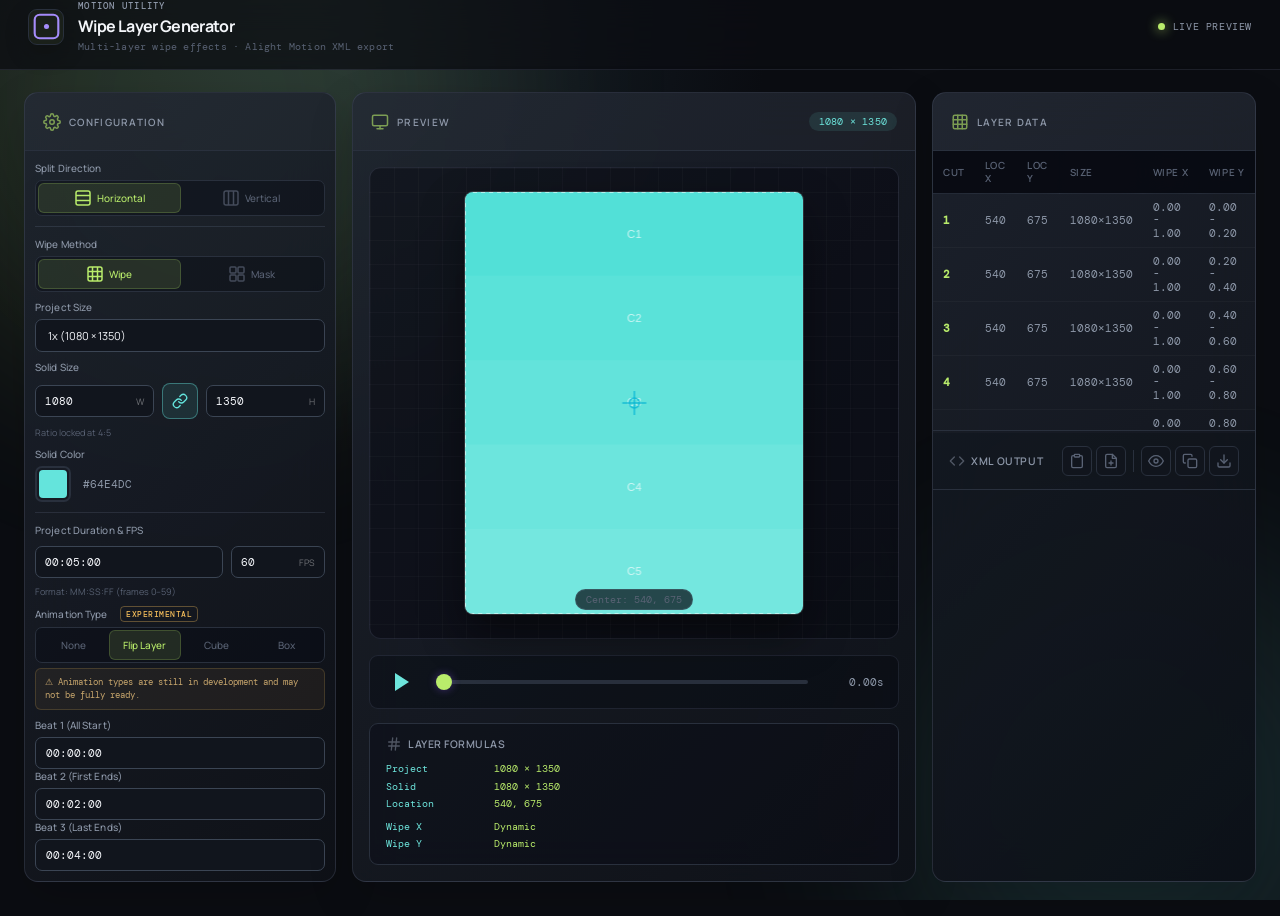
<file: index.html>
<!DOCTYPE html>
<html lang="en">
<head>
  <meta charset="UTF-8">
  <meta name="viewport" content="width=device-width, initial-scale=1.0">
  <title>Wipe Layer Generator — Multi-Layer Wipe Effect Tool</title>
  <meta name="description" content="Create multi-layer wipe effects with precise control. Generate layer configurations and export as Alight Motion XML.">
  <link rel="preconnect" href="https://fonts.googleapis.com">
  <link rel="preconnect" href="https://fonts.gstatic.com" crossorigin>
  <link href="https://fonts.googleapis.com/css2?family=DM+Mono:wght@400;500&family=Manrope:wght@400;500;600;700;800&display=swap" rel="stylesheet">
  <link rel="stylesheet" href="styles.css">
</head>
<body>
  <!-- Animated background orbs -->
  <div class="bg-orbs">
    <div class="orb orb-1"></div>
    <div class="orb orb-2"></div>
    <div class="orb orb-3"></div>
  </div>

  <header id="app-header">
    <div class="header-content">
      <div class="logo-group">
        <div class="logo-icon">
          <svg width="32" height="32" viewBox="0 0 32 32" fill="none">
            <rect x="2" y="2" width="28" height="28" rx="6" stroke="url(#logoGrad)" stroke-width="2.5"/>
            <line x1="2" y1="12" x2="30" y2="12" stroke="url(#logoGrad)" stroke-width="1.5" stroke-dasharray="3 2"/>
            <line x1="2" y1="20" x2="30" y2="20" stroke="url(#logoGrad)" stroke-width="1.5" stroke-dasharray="3 2"/>
            <circle cx="16" cy="16" r="3" fill="url(#logoGrad)"/>
            <defs>
              <linearGradient id="logoGrad" x1="0" y1="0" x2="32" y2="32">
                <stop stop-color="#a78bfa"/>
                <stop offset="1" stop-color="#06b6d4"/>
              </linearGradient>
            </defs>
          </svg>
        </div>
        <div>
          <p class="header-eyebrow">MOTION UTILITY</p>
          <h1>Wipe Layer Generator</h1>
          <p class="subtitle">Multi-layer wipe effects · Alight Motion XML export</p>
        </div>
      </div>
      <div class="header-status"><span></span>LIVE PREVIEW</div>
    </div>
  </header>

  <main id="app-main">
    <!-- Left: Controls Panel -->
    <section class="panel controls-panel" id="controls-panel">
      <div class="panel-header">
        <h2>
          <svg width="18" height="18" viewBox="0 0 24 24" fill="none" stroke="currentColor" stroke-width="2" stroke-linecap="round" stroke-linejoin="round">
            <circle cx="12" cy="12" r="3"/><path d="M19.4 15a1.65 1.65 0 0 0 .33 1.82l.06.06a2 2 0 0 1-2.83 2.83l-.06-.06a1.65 1.65 0 0 0-1.82-.33 1.65 1.65 0 0 0-1 1.51V21a2 2 0 0 1-4 0v-.09A1.65 1.65 0 0 0 9 19.4a1.65 1.65 0 0 0-1.82.33l-.06.06a2 2 0 0 1-2.83-2.83l.06-.06A1.65 1.65 0 0 0 4.68 15a1.65 1.65 0 0 0-1.51-1H3a2 2 0 0 1 0-4h.09A1.65 1.65 0 0 0 4.6 9a1.65 1.65 0 0 0-.33-1.82l-.06-.06a2 2 0 0 1 2.83-2.83l.06.06A1.65 1.65 0 0 0 9 4.68a1.65 1.65 0 0 0 1-1.51V3a2 2 0 0 1 4 0v.09a1.65 1.65 0 0 0 1 1.51 1.65 1.65 0 0 0 1.82-.33l.06-.06a2 2 0 0 1 2.83 2.83l-.06.06A1.65 1.65 0 0 0 19.4 9a1.65 1.65 0 0 0 1.51 1H21a2 2 0 0 1 0 4h-.09a1.65 1.65 0 0 0-1.51 1z"/>
          </svg>
          Configuration
        </h2>
      </div>

      <div class="controls-body">
        <!-- Split Direction -->
        <div class="control-group">
          <label>Split Direction</label>
          <div class="toggle-group" id="splitDirection">
            <button class="toggle-btn active" data-value="horizontal">
              <svg width="16" height="16" viewBox="0 0 16 16" fill="none" stroke="currentColor" stroke-width="1.5">
                <rect x="1" y="1" width="14" height="14" rx="2"/>
                <line x1="1" y1="5.5" x2="15" y2="5.5"/>
                <line x1="1" y1="10.5" x2="15" y2="10.5"/>
              </svg>
              Horizontal
            </button>
            <button class="toggle-btn" data-value="vertical">
              <svg width="16" height="16" viewBox="0 0 16 16" fill="none" stroke="currentColor" stroke-width="1.5">
                <rect x="1" y="1" width="14" height="14" rx="2"/>
                <line x1="5.5" y1="1" x2="5.5" y2="15"/>
                <line x1="10.5" y1="1" x2="10.5" y2="15"/>
              </svg>
              Vertical
            </button>
          </div>
        </div>

        <hr class="divider">

        <!-- Wipe Method -->
        <div class="control-group">
          <label>Wipe Method</label>
          <div class="toggle-group" id="wipeMethod">
            <button class="toggle-btn active" data-value="wipe">
              <svg width="16" height="16" viewBox="0 0 16 16" fill="none" stroke="currentColor" stroke-width="1.5">
                <rect x="1" y="1" width="14" height="14" rx="2"/>
                <path d="M1 5.5h14M1 10.5h14"/>
                <path d="M5.5 1v14M10.5 1v14"/>
              </svg>
              Wipe
            </button>
            <button class="toggle-btn" data-value="mask">
              <svg width="16" height="16" viewBox="0 0 16 16" fill="none" stroke="currentColor" stroke-width="1.5">
                <rect x="1" y="1" width="6" height="6" rx="1"/>
                <rect x="9" y="1" width="6" height="6" rx="1"/>
                <rect x="1" y="9" width="6" height="6" rx="1"/>
                <rect x="9" y="9" width="6" height="6" rx="1"/>
              </svg>
              Mask
            </button>
          </div>
        </div>


        <!-- Project Size -->
        <div class="control-group">
          <label for="projectScale">Project Size</label>
          <select id="projectScale">
            <option value="1">1x (1080 × 1350)</option>
            <option value="0.5">0.5x (540 × 675)</option>
            <option value="2">2x (2160 × 2700)</option>
          </select>
        </div>

        <!-- Solid Size -->
        <div class="control-group">
          <label>Solid Size</label>
          <div class="solid-size-row">
            <div class="input-group">
              <input type="number" id="solidWidth" value="1080" min="10" step="any" title="Width">
              <div class="input-suffix">W</div>
            </div>
            <button class="link-btn active" id="aspectLinkBtn" title="Link/Unlink Aspect Ratio (4:5)">
              <svg width="16" height="16" viewBox="0 0 24 24" fill="none" stroke="currentColor" stroke-width="2" stroke-linecap="round" stroke-linejoin="round">
                <path d="M10 13a5 5 0 0 0 7.54.54l3-3a5 5 0 0 0-7.07-7.07l-1.72 1.71"></path>
                <path d="M14 11a5 5 0 0 0-7.54-.54l-3 3a5 5 0 0 0 7.07 7.07l1.71-1.71"></path>
              </svg>
            </button>
            <div class="input-group">
              <input type="number" id="solidHeight" value="1350" min="10" step="any" title="Height">
              <div class="input-suffix">H</div>
            </div>
          </div>
          <div class="control-hint" id="aspectHint">Ratio locked at 4:5</div>
        </div>

        <!-- Solid Color -->
        <div class="control-group">
          <label for="solidColor">Solid Color</label>
          <div class="color-picker-row">
            <input type="color" id="solidColor" value="#64E4DC">
            <span class="color-value" id="colorValue">#64E4DC</span>
          </div>
        </div>

        <hr class="divider">

        <!-- Animation & Timing -->
        <div class="control-group">
          <label>Project Duration & FPS</label>
          <div class="solid-size-row">
            <div class="input-group" style="flex:2">
              <input type="text" id="projectDuration" value="00:05:00" class="time-input" placeholder="MM:SS:FF">
            </div>
            <div class="input-group" style="flex:1">
              <input type="number" id="projectFps" value="60" step="1" title="FPS">
              <div class="input-suffix">FPS</div>
            </div>
          </div>
          <div class="control-hint">Format: MM:SS:FF (frames 0–59)</div>
        </div>

        <div class="control-group">
          <label>Animation Type <span class="experimental-badge">EXPERIMENTAL</span></label>
          <div class="toggle-group" id="animTypeToggle">
            <button class="toggle-btn" data-value="none">None</button>
            <button class="toggle-btn active" data-value="flip">Flip Layer</button>
            <button class="toggle-btn" data-value="cube">Cube</button>
            <button class="toggle-btn" data-value="box">Box</button>
          </div>
          <div class="experimental-note">⚠ Animation types are still in development and may not be fully ready.</div>
        </div>

        <!-- Box Effect Controls (Initially Hidden) -->
        <div id="boxEffectControls" style="display: none; margin-top: 10px; margin-bottom: 10px;">

          <div class="section-block" style="background: rgba(6, 182, 212, 0.05); border-color: rgba(6, 182, 212, 0.2);">
            <div class="section-header">Stage 1: Initial Flip</div>
            <div class="control-group">
              <label>All Start</label>
              <input type="text" id="boxOrientAllStart" value="00:00:00" class="time-input" placeholder="MM:SS:FF">
            </div>
            <div class="control-group">
              <label>First Layer Ends</label>
              <input type="text" id="boxOrientFirstEnd" value="00:02:00" class="time-input" placeholder="MM:SS:FF">
            </div>
            <div class="control-group">
              <label>Last Layer Ends</label>
              <input type="text" id="boxOrientLastEnd" value="00:04:00" class="time-input" placeholder="MM:SS:FF">
            </div>
            <div class="control-group">
              <label>Start Rotation (X, Y, Z)</label>
              <div class="solid-size-row">
                <div class="input-group"><input type="number" id="boxOrientStartX" value="0" step="any"><div class="input-suffix">X</div></div>
                <div class="input-group"><input type="number" id="boxOrientStartY" value="0" step="any"><div class="input-suffix">Y</div></div>
                <div class="input-group"><input type="number" id="boxOrientStartZ" value="0" step="any"><div class="input-suffix">Z</div></div>
              </div>
            </div>
            <div class="control-group">
              <label>End Rotation (X, Y, Z)</label>
              <div class="solid-size-row">
                <div class="input-group"><input type="number" id="boxOrientEndX" value="0" step="any"><div class="input-suffix">X</div></div>
                <div class="input-group"><input type="number" id="boxOrientEndY" value="180" step="any"><div class="input-suffix">Y</div></div>
                <div class="input-group"><input type="number" id="boxOrientEndZ" value="0" step="any"><div class="input-suffix">Z</div></div>
              </div>
            </div>
            <div class="control-group">
                <label>Initial Flip Easing</label>
                <button class="open-graph-btn" id="boxOrientEasingBtn">
                    <svg width="16" height="16" viewBox="0 0 24 24" fill="none" stroke="currentColor" stroke-width="2"><path d="M22 12h-4l-3 9L9 3l-3 9H2"/></svg>
                    Edit Easing Curve
                </button>
            </div>
          </div>

          <div class="section-block" style="background: rgba(6, 182, 212, 0.05); border-color: rgba(6, 182, 212, 0.2);">
            <div class="section-header">Stage 2: Secondary Rotation</div>
            <div class="control-group">
              <label>All Start</label>
              <input type="text" id="boxRotateAllStart" value="00:01:00" class="time-input" placeholder="MM:SS:FF">
            </div>
            <div class="control-group">
              <label>First Layer Ends</label>
              <input type="text" id="boxRotateFirstEnd" value="00:03:00" class="time-input" placeholder="MM:SS:FF">
            </div>
            <div class="control-group">
              <label>Last Layer Ends</label>
              <input type="text" id="boxRotateLastEnd" value="00:05:00" class="time-input" placeholder="MM:SS:FF">
            </div>
            <div class="control-group">
              <label>Start Rotation (X, Y, Z)</label>
              <div class="solid-size-row">
                <div class="input-group"><input type="number" id="boxRotateStartX" value="0" step="any"><div class="input-suffix">X</div></div>
                <div class="input-group"><input type="number" id="boxRotateStartY" value="0" step="any"><div class="input-suffix">Y</div></div>
                <div class="input-group"><input type="number" id="boxRotateStartZ" value="0" step="any"><div class="input-suffix">Z</div></div>
              </div>
            </div>
            <div class="control-group">
              <label>End Rotation (X, Y, Z)</label>
              <div class="solid-size-row">
                <div class="input-group"><input type="number" id="boxRotateEndX" value="0" step="any"><div class="input-suffix">X</div></div>
                <div class="input-group"><input type="number" id="boxRotateEndY" value="180" step="any"><div class="input-suffix">Y</div></div>
                <div class="input-group"><input type="number" id="boxRotateEndZ" value="0" step="any"><div class="input-suffix">Z</div></div>
              </div>
            </div>
            <div class="control-group">
                <label>Secondary Rotation Easing</label>
                <button class="open-graph-btn" id="boxRotateEasingBtn">
                    <svg width="16" height="16" viewBox="0 0 24 24" fill="none" stroke="currentColor" stroke-width="2"><path d="M22 12h-4l-3 9L9 3l-3 9H2"/></svg>
                    Edit Easing Curve
                </button>
            </div>
          </div>
          
          <div class="section-block" style="background: rgba(6, 182, 212, 0.05); border-color: rgba(6, 182, 212, 0.2);">
            <div class="section-header">Box Properties</div>
            <div class="control-group">
                <label>Depth & Scale <span class="badge">Constant</span></label>
                <div class="readonly-row">
                    <div class="readonly-field">
                      <span class="field-label">Depth</span>
                      <span class="field-value">0.01</span>
                    </div>
                    <div class="readonly-field">
                      <span class="field-label">Scale</span>
                      <span class="field-value">3.51</span>
                    </div>
                </div>
                <div class="control-hint">These values are fixed to ensure visual consistency.</div>
            </div>
          </div>

        </div>

        <div id="globalTimingControls">
          <div class="control-group">
            <label>Beat 1 (All Start)</label>
            <input type="text" id="beat1" value="00:00:00" class="time-input" placeholder="MM:SS:FF">
          </div>
          <div class="control-group">
            <label>Beat 2 (First Ends)</label>
            <input type="text" id="beat2" value="00:02:00" class="time-input" placeholder="MM:SS:FF">
          </div>
          <div class="control-group">
            <label>Beat 3 (Last Ends)</label>
            <input type="text" id="beat3" value="00:04:00" class="time-input" placeholder="MM:SS:FF">
          </div>
        </div>

        <div class="control-group">
          <label>Global Flip Pivot</label>
          <div class="solid-size-row">
            <div class="input-group" style="flex:1">
              <input type="number" id="flipPivotX" value="0" step="1" title="Pivot X">
              <div class="input-suffix">PX</div>
            </div>
            <div class="input-group" style="flex:1">
              <input type="number" id="flipPivotY" value="0" step="1" title="Pivot Y">
              <div class="input-suffix">PY</div>
            </div>
          </div>
        </div>

        <hr class="divider">

        <div class="control-group">
          <label for="sectionCount">Number of Sections</label>
          <div class="stepper-input">
            <button class="stepper-btn" id="sectionMinus" aria-label="Decrease sections">−</button>
            <input type="number" id="sectionCount" min="1" max="10" value="1">
            <button class="stepper-btn" id="sectionPlus" aria-label="Increase sections">+</button>
          </div>
          <div class="control-hint">Divide layers into groups for different flip settings</div>
        </div>

        <div id="sectionsContainer">
          <!-- Dynamic sections go here -->
        </div>

        <div class="control-group" style="margin-top: 10px;">
          <button id="openGraphBtn" style="width:100%; padding: 8px; background: var(--bg-elevated); border: 1px solid var(--border-subtle); color: var(--text-primary); border-radius: var(--radius-sm); cursor: pointer; display: flex; align-items: center; justify-content: center; gap: 8px;">
            <svg width="16" height="16" viewBox="0 0 24 24" fill="none" stroke="currentColor" stroke-width="2">
              <path d="M22 12h-4l-3 9L9 3l-3 9H2"/>
            </svg>
            Edit Easing Curve
          </button>
        </div>

        <hr class="divider">

        <!-- Wipe Settings -->
        <div class="control-group">
          <label>Wipe Position <span class="badge">Constant</span></label>
          <div class="readonly-row">
            <div class="readonly-field">
              <span class="field-label">X</span>
              <span class="field-value" id="wipeXDisplay">540</span>
            </div>
            <div class="readonly-field">
              <span class="field-label">Y</span>
              <span class="field-value" id="wipeYDisplay">675</span>
            </div>
          </div>
        </div>

        <div class="control-group">
          <label>Wipe Start / End <span class="badge">Constant</span></label>
          <div class="readonly-row">
            <div class="readonly-field">
              <span class="field-label">Start</span>
              <span class="field-value" id="wipeStartDisplay">0</span>
            </div>
            <div class="readonly-field">
              <span class="field-label">End</span>
              <span class="field-value" id="wipeEndDisplay">100</span>
            </div>
          </div>
        </div>

        <div class="control-group">
          <label for="wipeAngle">Wipe Angle</label>
          <div class="range-row">
            <input type="range" id="wipeAngle" min="0" max="360" value="0" step="1">
            <span class="range-value" id="wipeAngleValue">0°</span>
          </div>
        </div>

        <div class="control-group">
          <label for="wipeSoftness">Wipe Softness</label>
          <div class="range-row">
            <input type="range" id="wipeSoftness" min="0" max="100" value="0" step="1">
            <span class="range-value" id="wipeSoftnessValue">0</span>
          </div>
        </div>
      </div>
    </section>

    <!-- Center: Preview -->
    <section class="panel preview-panel" id="preview-panel">
      <div class="panel-header">
        <h2>
          <svg width="18" height="18" viewBox="0 0 24 24" fill="none" stroke="currentColor" stroke-width="2" stroke-linecap="round" stroke-linejoin="round">
            <rect x="2" y="3" width="20" height="14" rx="2" ry="2"/><line x1="8" y1="21" x2="16" y2="21"/><line x1="12" y1="17" x2="12" y2="21"/>
          </svg>
          Preview
        </h2>
        <div class="preview-dimensions" id="previewDimensions">1080 × 1350</div>
      </div>

      <div class="canvas-container" id="canvasContainer">
        <canvas id="previewCanvas"></canvas>
        <div class="crosshair-label" id="crosshairLabel">Center: 540, 675</div>
      </div>

      <!-- Playback Controls -->
      <div class="playback-controls" style="padding: 12px 24px; border-top: 1px solid var(--border-subtle); border-bottom: 1px solid var(--border-subtle); display: flex; align-items: center; gap: 16px; background: rgba(0,0,0,0.2);">
        <button id="playBtn" style="background: transparent; border: none; color: var(--accent-cyan); cursor: pointer; display: flex; align-items: center; justify-content: center; width: 36px; height: 36px; border-radius: 50%; transition: all 0.2s;">
          <svg id="playIcon" width="24" height="24" viewBox="0 0 24 24" fill="currentColor" stroke="none">
            <polygon points="5 3 19 12 5 21 5 3"></polygon>
          </svg>
        </button>
        <input type="range" id="playbackScrubber" min="0" max="1" step="0.001" value="0" style="flex: 1; accent-color: var(--accent-cyan);">
        <span id="playbackTimeDisplay" style="font-family: var(--font-mono); font-size: 0.8rem; color: var(--text-secondary); width: 60px; text-align: right;">0.00s</span>
      </div>

      <!-- Formulas Display -->
      <div class="formulas-card" id="formulasCard">
        <h3>
          <svg width="16" height="16" viewBox="0 0 24 24" fill="none" stroke="currentColor" stroke-width="2" stroke-linecap="round" stroke-linejoin="round">
            <line x1="4" y1="9" x2="20" y2="9"/><line x1="4" y1="15" x2="20" y2="15"/><line x1="10" y1="3" x2="8" y2="21"/><line x1="16" y1="3" x2="14" y2="21"/>
          </svg>
          Layer Formulas
        </h3>
        <div class="formula-content" id="formulaContent"></div>
      </div>
    </section>

    <!-- Right: Data Panel -->
    <section class="panel data-panel" id="data-panel">
      <div class="panel-header">
        <h2>
          <svg width="18" height="18" viewBox="0 0 24 24" fill="none" stroke="currentColor" stroke-width="2" stroke-linecap="round" stroke-linejoin="round">
            <rect x="3" y="3" width="18" height="18" rx="2" ry="2"/><line x1="3" y1="9" x2="21" y2="9"/><line x1="3" y1="15" x2="21" y2="15"/><line x1="9" y1="3" x2="9" y2="21"/><line x1="15" y1="3" x2="15" y2="21"/>
          </svg>
          Layer Data
        </h2>
      </div>

      <!-- Layer Table -->
      <div class="table-container" id="tableContainer">
        <table id="layerTable">
          <thead>
            <tr>
              <th>Cut</th>
              <th>Loc X</th>
              <th>Loc Y</th>
              <th>Size</th>
              <th>Wipe X</th>
              <th>Wipe Y</th>
            </tr>
          </thead>
          <tbody id="layerTableBody"></tbody>
        </table>
      </div>

      <!-- XML Preview -->
      <div class="xml-section">
        <div class="xml-header">
          <h3>
            <svg width="16" height="16" viewBox="0 0 24 24" fill="none" stroke="currentColor" stroke-width="2" stroke-linecap="round" stroke-linejoin="round">
              <polyline points="16 18 22 12 16 6"/><polyline points="8 6 2 12 8 18"/>
            </svg>
            XML Output
          </h3>
          <div class="xml-actions">
            <button class="icon-btn" id="copySettingsBtn" title="Copy Settings">
                <svg width="16" height="16" viewBox="0 0 24 24" fill="none" stroke="currentColor" stroke-width="2" stroke-linecap="round" stroke-linejoin="round"><path d="M16 4h2a2 2 0 0 1 2 2v14a2 2 0 0 1-2 2H6a2 2 0 0 1-2-2V6a2 2 0 0 1 2-2h2"></path><rect x="8" y="2" width="8" height="4" rx="1" ry="1"></rect></svg>
            </button>
            <button class="icon-btn" id="importSettingsBtn" title="Import Settings">
                <svg width="16" height="16" viewBox="0 0 24 24" fill="none" stroke="currentColor" stroke-width="2" stroke-linecap="round" stroke-linejoin="round"><path d="M14 2H6a2 2 0 0 0-2 2v16a2 2 0 0 0 2 2h12a2 2 0 0 0 2-2V8z"></path><polyline points="14 2 14 8 20 8"></polyline><line x1="12" y1="18" x2="12" y2="12"></line><line x1="9" y1="15" x2="15" y2="15"></line></svg>
            </button>
            <div class="xml-actions-divider"></div>
            <button class="icon-btn" id="toggleXmlBtn" title="Show XML">
              <svg width="16" height="16" viewBox="0 0 24 24" fill="none" stroke="currentColor" stroke-width="2" stroke-linecap="round" stroke-linejoin="round">
                <path d="M1 12s4-8 11-8 11 8 11 8-4 8-11 8-11-8-11-8z"></path>
                <circle cx="12" cy="12" r="3"></circle>
              </svg>
            </button>
            <button class="icon-btn" id="copyXmlBtn" title="Copy to clipboard">
              <svg width="16" height="16" viewBox="0 0 24 24" fill="none" stroke="currentColor" stroke-width="2" stroke-linecap="round" stroke-linejoin="round">
                <rect x="9" y="9" width="13" height="13" rx="2" ry="2"/><path d="M5 15H4a2 2 0 0 1-2-2V4a2 2 0 0 1 2-2h9a2 2 0 0 1 2 2v1"/>
              </svg>
            </button>
            <button class="icon-btn" id="downloadXmlBtn" title="Download XML">
              <svg width="16" height="16" viewBox="0 0 24 24" fill="none" stroke="currentColor" stroke-width="2" stroke-linecap="round" stroke-linejoin="round">
                <path d="M21 15v4a2 2 0 0 1-2 2H5a2 2 0 0 1-2-2v-4"/><polyline points="7 10 12 15 17 10"/><line x1="12" y1="15" x2="12" y2="3"/>
              </svg>
            </button>
          </div>
        </div>
        <div class="xml-code-container" id="xmlCodeContainer" style="display: none;">
          <pre id="xmlCode"></pre>
        </div>
      </div>
    </section>
  </main>

  <!-- Toast notification -->
  <div class="toast" id="toast">
    <div class="toast-message" id="toastMessage">Copied XML to clipboard!</div>
  </div>

  <!-- Graph Modal -->
  <div class="modal-overlay graph-modal" id="graphModal">
    <div class="graph-modal-content">
      <div class="graph-modal-header">
        <h3>Easing Curve Editor</h3>
        <a class="graph-modal-link" href="Graph.html" target="_blank" rel="noopener">Open full screen</a>
        <button class="graph-modal-close" id="closeGraphBtn" aria-label="Close graph editor">&times;</button>
      </div>
      <div class="graph-modal-body">
        <iframe id="graphIframe" src="Graph.html" title="Easing curve editor"></iframe>
        <iframe id="graphIframe2" src="Graph2.html" title="Secondary easing curve editor" style="display: none;"></iframe>
      </div>
    </div>
  </div>

  <!-- ======================== -->
  <!-- MOBILE SHELL (≤800px)    -->
  <!-- ======================== -->
  <div class="mobile-shell" id="mobileShell">
    <!-- Mobile Header -->
    <div class="mobile-header">
      <div class="mobile-logo">
        <svg width="24" height="24" viewBox="0 0 32 32" fill="none">
          <rect x="2" y="2" width="28" height="28" rx="6" stroke="url(#mLogoGrad)" stroke-width="2.5"/>
          <circle cx="16" cy="16" r="3" fill="url(#mLogoGrad)"/>
          <defs>
            <linearGradient id="mLogoGrad" x1="0" y1="0" x2="32" y2="32">
              <stop stop-color="#b9ec6b"/>
              <stop offset="1" stop-color="#6de5dc"/>
            </linearGradient>
          </defs>
        </svg>
        <span>Wipe Generator</span>
      </div>
    </div>

    <!-- Tab: Config -->
    <div class="mobile-tab-content active" id="mobileTabConfig">
      <div class="mobile-tab-inner" id="mobileConfigSlot">
        <!-- .controls-body will be moved here by JS -->
      </div>
    </div>

    <!-- Tab: Preview -->
    <div class="mobile-tab-content" id="mobileTabPreview">
      <div class="mobile-tab-inner" id="mobilePreviewSlot">
        <!-- canvas-container, playback, formulas will be moved here by JS -->
      </div>
    </div>

    <!-- Tab: Data -->
    <div class="mobile-tab-content" id="mobileTabData">
      <div class="mobile-tab-inner" id="mobileDataSlot">
        <!-- table + xml will be moved here by JS -->
      </div>
    </div>

    <!-- Bottom Tab Bar -->
    <nav class="mobile-tab-bar" id="mobileTabBar">
      <button class="mobile-tab active" data-tab="mobileTabConfig">
        <svg width="20" height="20" viewBox="0 0 24 24" fill="none" stroke="currentColor" stroke-width="2" stroke-linecap="round" stroke-linejoin="round">
          <circle cx="12" cy="12" r="3"/><path d="M19.4 15a1.65 1.65 0 0 0 .33 1.82l.06.06a2 2 0 0 1-2.83 2.83l-.06-.06a1.65 1.65 0 0 0-1.82-.33 1.65 1.65 0 0 0-1 1.51V21a2 2 0 0 1-4 0v-.09A1.65 1.65 0 0 0 9 19.4a1.65 1.65 0 0 0-1.82.33l-.06.06a2 2 0 0 1-2.83-2.83l.06-.06A1.65 1.65 0 0 0 4.68 15a1.65 1.65 0 0 0-1.51-1H3a2 2 0 0 1 0-4h.09A1.65 1.65 0 0 0 4.6 9a1.65 1.65 0 0 0-.33-1.82l-.06-.06a2 2 0 0 1 2.83-2.83l.06.06A1.65 1.65 0 0 0 9 4.68a1.65 1.65 0 0 0 1-1.51V3a2 2 0 0 1 4 0v.09a1.65 1.65 0 0 0 1 1.51 1.65 1.65 0 0 0 1.82-.33l.06-.06a2 2 0 0 1 2.83 2.83l-.06.06A1.65 1.65 0 0 0 19.4 9a1.65 1.65 0 0 0 1.51 1H21a2 2 0 0 1 0 4h-.09a1.65 1.65 0 0 0-1.51 1z"/>
        </svg>
        <span>Config</span>
      </button>
      <button class="mobile-tab" data-tab="mobileTabPreview">
        <svg width="20" height="20" viewBox="0 0 24 24" fill="none" stroke="currentColor" stroke-width="2" stroke-linecap="round" stroke-linejoin="round">
          <rect x="2" y="3" width="20" height="14" rx="2" ry="2"/><line x1="8" y1="21" x2="16" y2="21"/><line x1="12" y1="17" x2="12" y2="21"/>
        </svg>
        <span>Preview</span>
      </button>
      <button class="mobile-tab" data-tab="mobileTabData">
        <svg width="20" height="20" viewBox="0 0 24 24" fill="none" stroke="currentColor" stroke-width="2" stroke-linecap="round" stroke-linejoin="round">
          <rect x="3" y="3" width="18" height="18" rx="2" ry="2"/><line x1="3" y1="9" x2="21" y2="9"/><line x1="3" y1="15" x2="21" y2="15"/><line x1="9" y1="3" x2="9" y2="21"/><line x1="15" y1="3" x2="15" y2="21"/>
        </svg>
        <span>Data</span>
      </button>
    </nav>
  </div>

  <script src="app.js?v=2"></script>
</body>
</html>
</file>
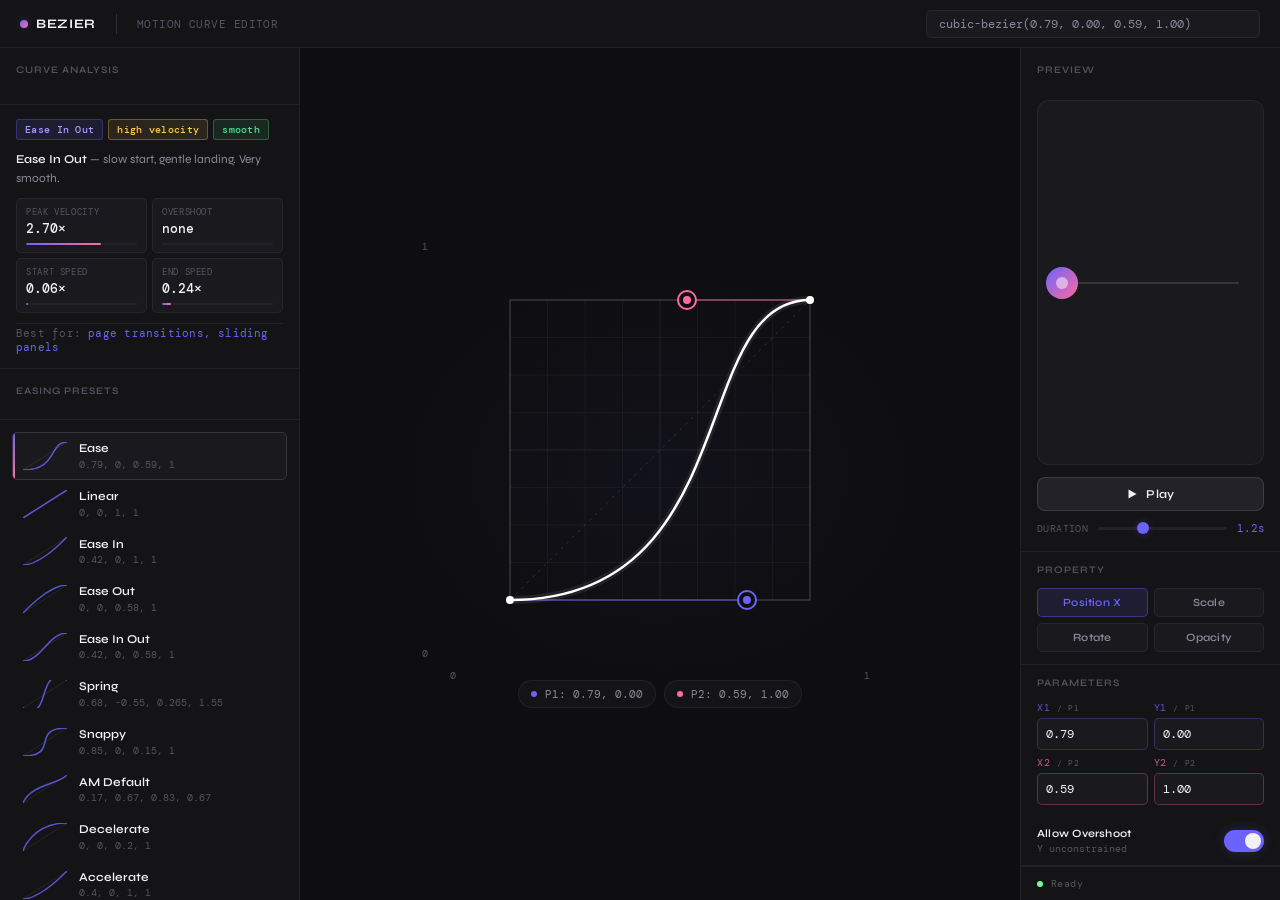
<file: Graph.html>
<!DOCTYPE html>
<html lang="en">
<head>
<meta charset="UTF-8">
<meta name="viewport" content="width=device-width, initial-scale=1.0">
<title>Bezier Editor</title>
<link rel="preconnect" href="https://fonts.googleapis.com">
<link href="https://fonts.googleapis.com/css2?family=DM+Mono:ital,wght@0,300;0,400;0,500;1,300&family=Syne:wght@400;500;600;700;800&display=swap" rel="stylesheet">
<style>
*,*::before,*::after{box-sizing:border-box;margin:0;padding:0}

:root {
  --bg: #0e0e10;
  --surface-1: #141416;
  --surface-2: #1a1a1e;
  --surface-3: #222228;
  --border: rgba(255,255,255,0.06);
  --border-bright: rgba(255,255,255,0.12);
  --text-1: #f2f2f5;
  --text-2: #8a8a99;
  --text-3: #55555f;
  --accent-a: #6C63FF;
  --accent-b: #FF6B9D;
  --accent-glow-a: rgba(108,99,255,0.25);
  --accent-glow-b: rgba(255,107,157,0.25);
  --curve: #ffffff;
  --grid: rgba(255,255,255,0.04);
  --grid-bright: rgba(255,255,255,0.08);
  --node: #ffffff;
  --radius: 12px;
  --radius-sm: 8px;
  --radius-xs: 5px;
}

html,body{height:100%;background:var(--bg);color:var(--text-1);font-family:'Syne',sans-serif;overflow:hidden}

body {
  display:grid;
  grid-template-rows:48px 1fr;
  grid-template-columns:1fr;
}

/* ── TOPBAR ── */
.topbar {
  grid-row:1;
  display:flex;
  align-items:center;
  padding:0 20px;
  border-bottom:1px solid var(--border);
  gap:16px;
  background:var(--surface-1);
  position:relative;
  z-index:10;
}

.logo {
  display:flex;
  align-items:center;
  gap:8px;
  font-size:13px;
  font-weight:700;
  letter-spacing:0.05em;
  color:var(--text-1);
  text-transform:uppercase;
}

.logo-dot {
  width:8px;height:8px;
  border-radius:50%;
  background:linear-gradient(135deg,var(--accent-a),var(--accent-b));
  box-shadow:0 0 8px var(--accent-glow-a);
}

.divider-v {
  width:1px;height:20px;
  background:var(--border-bright);
  margin:0 4px;
}

.topbar-label {
  font-size:11px;
  color:var(--text-3);
  font-family:'DM Mono',monospace;
  letter-spacing:0.04em;
  text-transform:uppercase;
}

.topbar-spacer { flex:1 }

.topbar-code {
  font-family:'DM Mono',monospace;
  font-size:12px;
  color:var(--text-2);
  background:var(--surface-2);
  border:1px solid var(--border);
  padding:5px 12px;
  border-radius:var(--radius-xs);
  cursor:pointer;
  transition:all 0.15s;
  display:flex;
  align-items:center;
  gap:8px;
}
.topbar-code:hover{background:var(--surface-3);border-color:var(--border-bright);color:var(--text-1)}
.topbar-code .copy-flash{color:#6eff9a;font-size:10px;opacity:0;transition:opacity 0.2s}
.topbar-code .copy-flash.show{opacity:1}

/* ── MAIN LAYOUT ── */
.workspace {
  grid-row:2;
  display:grid;
  grid-template-columns:300px 1fr 260px;
  min-height:0;
  overflow:hidden;
}

/* ── LEFT SIDEBAR: PRESETS ── */
.sidebar-left {
  background:var(--surface-1);
  border-right:1px solid var(--border);
  display:flex;
  flex-direction:column;
  min-height:0;
  overflow:hidden;
}

.sidebar-section {
  padding:16px;
  border-bottom:1px solid var(--border);
}

.sidebar-section-label {
  font-size:10px;
  font-weight:600;
  color:var(--text-3);
  letter-spacing:0.1em;
  text-transform:uppercase;
  margin-bottom:12px;
}

.presets-list {
  display:flex;
  flex-direction:column;
  gap:4px;
}

.preset-item {
  display:flex;
  align-items:center;
  gap:12px;
  padding:8px 10px;
  border-radius:var(--radius-xs);
  cursor:pointer;
  transition:all 0.12s;
  border:1px solid transparent;
  position:relative;
  overflow:hidden;
}

.preset-item:hover{background:var(--surface-2)}

.preset-item.active {
  background:var(--surface-2);
  border-color:var(--border-bright);
}

.preset-item.active::before {
  content:'';
  position:absolute;left:0;top:0;bottom:0;
  width:2px;
  background:linear-gradient(to bottom,var(--accent-a),var(--accent-b));
  border-radius:2px 0 0 2px;
}

.preset-thumb {
  width:44px;height:28px;
  flex-shrink:0;
}

.preset-thumb svg{width:100%;height:100%}

.preset-info { flex:1;min-width:0 }

.preset-name {
  font-size:12px;
  font-weight:600;
  color:var(--text-1);
  line-height:1.3;
}

.preset-vals {
  font-family:'DM Mono',monospace;
  font-size:10px;
  color:var(--text-3);
  margin-top:1px;
  white-space:nowrap;
  overflow:hidden;
  text-overflow:ellipsis;
}

/* ── CENTER: GRAPH EDITOR ── */
.center-panel {
  display:flex;
  flex-direction:column;
  background:var(--bg);
  position:relative;
  align-items:center;
  justify-content:center;
  min-width:0;
  min-height:0;
  padding:24px;
  overflow:hidden;
}

.center-panel::before {
  content:'';
  position:absolute;inset:0;
  background:
    radial-gradient(ellipse 60% 40% at 50% 50%, rgba(108,99,255,0.04) 0%, transparent 70%);
  pointer-events:none;
}

.graph-wrap {
  position:relative;
  display:flex;
  align-items:center;
  justify-content:center;
  width:min(420px, 100%);
  touch-action:none;
  overscroll-behavior:contain;
}

.graph-canvas {
  display:block;
  width:100%;
  height:auto;
  user-select:none;
  -webkit-user-select:none;
  touch-action:none;
  cursor:crosshair;
}

/* Axis labels */
.axis-label {
  position:absolute;
  font-family:'DM Mono',monospace;
  font-size:10px;
  color:var(--text-3);
  letter-spacing:0.04em;
}
.axis-label.x0{bottom:-22px;left:0}
.axis-label.x1{bottom:-22px;right:0}
.axis-label.y0{left:-28px;bottom:0}
.axis-label.y1{left:-28px;top:0}

.coord-strip {
  display:flex;
  flex-wrap:wrap;
  justify-content:center;
  gap:8px;
  margin-top:20px;
  max-width:100%;
}

.coord-pill {
  display:flex;
  align-items:center;
  gap:8px;
  padding:6px 12px;
  background:var(--surface-1);
  border:1px solid var(--border);
  border-radius:20px;
  font-family:'DM Mono',monospace;
  font-size:11px;
  color:var(--text-2);
  transition:border-color 0.2s;
}

.coord-dot {
  width:6px;height:6px;
  border-radius:50%;
  flex-shrink:0;
}

/* ── RIGHT SIDEBAR: CONTROLS + PREVIEW ── */
.sidebar-right {
  background:var(--surface-1);
  border-left:1px solid var(--border);
  display:flex;
  flex-direction:column;
  min-height:0;
  overflow:hidden;
}

/* Preview section */
.preview-section {
  padding:16px;
  border-bottom:1px solid var(--border);
  flex:1;
  display:flex;
  flex-direction:column;
}

.preview-stage {
  flex:1;
  background:var(--surface-2);
  border:1px solid var(--border);
  border-radius:var(--radius);
  display:flex;
  align-items:center;
  padding:0 24px;
  min-height:120px;
  position:relative;
  overflow:hidden;
  margin-top:12px;
  margin-bottom:12px;
}

.preview-track {
  width:100%;
  height:2px;
  background:var(--border-bright);
  border-radius:1px;
  position:relative;
}

.preview-ball {
  position:absolute;
  top:50%;
  left:0;
  transform:translate(-50%,-50%);
  transition:none;
}

.ball-ring {
  width:32px;height:32px;
  border-radius:50%;
  background:linear-gradient(135deg,var(--accent-a),var(--accent-b));
  display:flex;align-items:center;justify-content:center;
}

.ball-inner {
  width:12px;height:12px;
  border-radius:50%;
  background:rgba(255,255,255,0.5);
}

.play-btn {
  width:100%;
  padding:9px;
  background:var(--surface-3);
  border:1px solid var(--border-bright);
  border-radius:var(--radius-sm);
  color:var(--text-1);
  font-family:'Syne',sans-serif;
  font-size:12px;
  font-weight:600;
  letter-spacing:0.04em;
  cursor:pointer;
  transition:all 0.15s;
  display:flex;
  align-items:center;
  justify-content:center;
  gap:8px;
}
.play-btn:hover{background:var(--accent-a);border-color:transparent;box-shadow:0 0 20px var(--accent-glow-a)}
.play-btn.playing{background:var(--surface-2);color:var(--text-2)}

.play-icon{width:12px;height:12px;display:block}

/* Duration */
.dur-row {
  display:flex;
  align-items:center;
  gap:10px;
  margin-top:10px;
}

.dur-label {
  font-size:10px;
  color:var(--text-3);
  font-family:'DM Mono',monospace;
  letter-spacing:0.04em;
  white-space:nowrap;
}

.dur-val {
  font-size:11px;
  font-family:'DM Mono',monospace;
  color:var(--accent-a);
  min-width:28px;
  text-align:right;
}

input[type=range]{
  -webkit-appearance:none;
  appearance:none;
  flex:1;height:3px;
  background:var(--surface-3);
  border-radius:2px;
  outline:none;
  cursor:pointer;
}
input[type=range]::-webkit-slider-thumb{
  -webkit-appearance:none;
  width:12px;height:12px;
  border-radius:50%;
  background:var(--accent-a);
  box-shadow:0 0 8px var(--accent-glow-a);
  cursor:grab;
  transition:transform 0.1s;
}
input[type=range]::-webkit-slider-thumb:active{transform:scale(1.3);cursor:grabbing}

/* Property chips */
.prop-section {
  padding:12px 16px;
  border-bottom:1px solid var(--border);
}

.prop-chips {
  display:grid;
  grid-template-columns:1fr 1fr;
  gap:6px;
  margin-top:8px;
}

.prop-chip {
  padding:7px 10px;
  background:var(--surface-2);
  border:1px solid var(--border);
  border-radius:var(--radius-xs);
  font-size:11px;
  font-weight:600;
  color:var(--text-2);
  cursor:pointer;
  transition:all 0.12s;
  text-align:center;
  letter-spacing:0.02em;
}
.prop-chip:hover{border-color:var(--border-bright);color:var(--text-1)}
.prop-chip.active{background:rgba(108,99,255,0.12);border-color:rgba(108,99,255,0.4);color:var(--accent-a)}

/* Numeric inputs */
.inputs-section {
  padding:12px 16px;
}

.input-grid {
  display:grid;
  grid-template-columns:1fr 1fr;
  gap:6px;
  margin-top:8px;
}

.param-input-wrap {
  display:flex;
  flex-direction:column;
  gap:4px;
}

.param-label {
  font-size:10px;
  font-family:'DM Mono',monospace;
  color:var(--text-3);
  letter-spacing:0.06em;
}

.param-label span {
  font-size:8px;
  color:var(--text-3);
}

.param-input {
  background:var(--surface-2);
  border:1px solid var(--border);
  border-radius:var(--radius-xs);
  padding:7px 8px;
  font-family:'DM Mono',monospace;
  font-size:12px;
  color:var(--text-1);
  width:100%;
  outline:none;
  transition:border-color 0.15s;
}
.param-input:focus{border-color:var(--accent-a)}
.param-input.p1{border-color:rgba(108,99,255,0.3)}
.param-input.p2{border-color:rgba(255,107,157,0.3)}

/* ── SVG GRAPH STYLES ── */
.grid-line-minor{stroke:var(--grid);stroke-width:1}
.grid-line-major{stroke:var(--grid-bright);stroke-width:1}
.bound-rect{fill:none;stroke:var(--border-bright);stroke-width:1.5}
.diagonal{stroke:var(--text-3);stroke-width:1;stroke-dasharray:3 5;opacity:0.4}
.handle-rod{stroke-width:1.5;fill:none;stroke-dasharray:none}
.rod-a{stroke:rgba(108,99,255,0.5)}
.rod-b{stroke:rgba(255,107,157,0.5)}
.bezier-curve{stroke:var(--curve);stroke-width:2.5;fill:none;stroke-linecap:round;stroke-linejoin:round}
.bezier-shadow{stroke:rgba(255,255,255,0.08);stroke-width:8;fill:none;stroke-linecap:round}
.endpoint{fill:var(--node)}
.handle-h{stroke-width:2;fill:var(--bg);cursor:grab;pointer-events:all;touch-action:none}
.handle-h:active{cursor:grabbing}
.ha{stroke:var(--accent-a)}
.hb{stroke:var(--accent-b)}
.handle-core-a{fill:var(--accent-a);pointer-events:none}
.handle-core-b{fill:var(--accent-b);pointer-events:none}
.handle-hit{fill:rgba(255,255,255,0);stroke:transparent;cursor:grab;pointer-events:all;touch-action:none}
.handle-hit:active{cursor:grabbing}

/* ── ANALYSIS PANEL ── */
.analysis-panel {
  padding:14px 16px;
  border-bottom:1px solid var(--border);
  display:flex;
  flex-direction:column;
  gap:10px;
}

.analysis-summary {
  font-size:12px;
  color:var(--text-2);
  line-height:1.6;
  min-height:38px;
  transition:color 0.2s;
}

.analysis-summary strong {
  color:var(--text-1);
  font-weight:600;
}

.analysis-tags {
  display:flex;
  flex-wrap:wrap;
  gap:5px;
}

.atag {
  font-size:10px;
  font-family:'DM Mono',monospace;
  padding:3px 8px;
  border-radius:3px;
  letter-spacing:0.03em;
  border:1px solid transparent;
  font-weight:500;
}

.atag-pattern  { background:rgba(108,99,255,0.12); border-color:rgba(108,99,255,0.3); color:#a59eff; }
.atag-overshoot{ background:rgba(255,107,157,0.12); border-color:rgba(255,107,157,0.3); color:#ff9dc3; }
.atag-velocity { background:rgba(255,200,80,0.10);  border-color:rgba(255,200,80,0.3);  color:#ffc850; }
.atag-smooth   { background:rgba(80,220,140,0.10);  border-color:rgba(80,220,140,0.3);  color:#50dc8c; }
.atag-neutral  { background:rgba(255,255,255,0.05); border-color:rgba(255,255,255,0.1); color:var(--text-2); }

.analysis-metrics {
  display:grid;
  grid-template-columns:1fr 1fr;
  gap:5px;
}

.ametric {
  background:var(--surface-2);
  border:1px solid var(--border);
  border-radius:var(--radius-xs);
  padding:7px 9px;
  display:flex;
  flex-direction:column;
  gap:2px;
}

.ametric-label {
  font-size:9px;
  font-family:'DM Mono',monospace;
  color:var(--text-3);
  letter-spacing:0.07em;
  text-transform:uppercase;
}

.ametric-val {
  font-size:13px;
  font-family:'DM Mono',monospace;
  color:var(--text-1);
  font-weight:500;
}

.ametric-bar {
  height:2px;
  background:var(--surface-3);
  border-radius:1px;
  margin-top:4px;
  overflow:hidden;
}

.ametric-fill {
  height:100%;
  border-radius:1px;
  background:linear-gradient(90deg,var(--accent-a),var(--accent-b));
  transition:width 0.3s ease;
}

.use-case {
  font-size:11px;
  color:var(--text-3);
  font-family:'DM Mono',monospace;
  letter-spacing:0.02em;
  padding-top:2px;
  border-top:1px solid var(--border);
}

.use-case span { color:var(--accent-a) }

/* Scrollable presets */
.presets-scroll{overflow-y:auto;flex:1;padding:12px 12px}
.presets-scroll::-webkit-scrollbar{width:4px}
.presets-scroll::-webkit-scrollbar-track{background:transparent}
.presets-scroll::-webkit-scrollbar-thumb{background:var(--surface-3);border-radius:2px}

/* ── OVERSHOOT TOGGLE ── */
.overshoot-section {
  padding:10px 16px;
  border-bottom:1px solid var(--border);
}

.toggle-row {
  display:flex;
  align-items:center;
  justify-content:space-between;
  gap:10px;
}

.toggle-info {
  display:flex;
  flex-direction:column;
  gap:2px;
}

.toggle-title {
  font-size:11px;
  font-weight:600;
  color:var(--text-1);
  letter-spacing:0.02em;
}

.toggle-sub {
  font-size:10px;
  font-family:'DM Mono',monospace;
  color:var(--text-3);
}

.toggle-btn {
  width:40px;
  height:22px;
  border-radius:11px;
  border:none;
  background:var(--surface-3);
  cursor:pointer;
  position:relative;
  transition:background 0.2s;
  flex-shrink:0;
  outline:none;
}

.toggle-btn.on {
  background:var(--accent-a);
  box-shadow:0 0 12px var(--accent-glow-a);
}

.toggle-thumb {
  position:absolute;
  top:3px;left:3px;
  width:16px;height:16px;
  border-radius:50%;
  background:var(--text-1);
  transition:transform 0.2s cubic-bezier(.34,1.56,.64,1);
  pointer-events:none;
}

.toggle-btn.on .toggle-thumb {
  transform:translateX(18px);
}

/* Bottom bar */
.bottombar{
  padding:10px 16px;
  border-top:1px solid var(--border);
  display:flex;
  align-items:center;
  gap:8px;
  background:var(--surface-1);
}

.status-dot{width:6px;height:6px;border-radius:50%;background:#6eff9a;flex-shrink:0}
.status-text{font-size:10px;font-family:'DM Mono',monospace;color:var(--text-3);letter-spacing:0.04em}

@keyframes blink{0%,100%{opacity:1}50%{opacity:0}}
.recording .status-dot{background:var(--accent-b);animation:blink 1s infinite}

@media (max-width: 1080px) {
  html,body {
    height:auto;
    min-height:100%;
    overflow:auto;
  }

  body {
    display:block;
    min-height:100svh;
  }

  .topbar {
    position:sticky;
    top:0;
    min-height:48px;
  }

  .workspace {
    display:grid;
    grid-template-columns:minmax(0, 1fr) 280px;
    grid-template-rows:auto auto;
    min-height:calc(100svh - 48px);
    overflow:visible;
  }

  .center-panel {
    grid-column:1;
    grid-row:1;
    min-height:520px;
  }

  .sidebar-right {
    grid-column:2;
    grid-row:1;
    overflow:visible;
  }

  .sidebar-left {
    grid-column:1 / -1;
    grid-row:2;
    border-right:0;
    border-top:1px solid var(--border);
    overflow:visible;
  }

  .analysis-panel {
    display:grid;
    grid-template-columns:minmax(0, 1fr) minmax(260px, 0.8fr);
    align-items:start;
  }

  .analysis-tags,
  .analysis-summary,
  .use-case {
    grid-column:1;
  }

  .analysis-metrics {
    grid-column:2;
    grid-row:1 / span 3;
  }

  .presets-scroll {
    display:grid;
    grid-template-columns:repeat(auto-fit, minmax(180px, 1fr));
    max-height:260px;
    overflow:auto;
  }
}

@media (max-width: 760px) {
  .topbar {
    flex-wrap:wrap;
    gap:8px;
    padding:10px 14px;
  }

  .divider-v,
  .topbar-label {
    display:none;
  }

  .topbar-code {
    order:3;
    width:100%;
    min-width:0;
    justify-content:center;
    overflow:hidden;
  }

  #topbar-code-text {
    min-width:0;
    overflow:hidden;
    text-overflow:ellipsis;
    white-space:nowrap;
  }

  .workspace {
    display:flex;
    flex-direction:column;
    min-height:auto;
  }

  .center-panel {
    order:1;
    min-height:auto;
    padding:18px 16px 20px;
    overflow:visible;
  }

  .graph-wrap {
    width:min(100%, 440px);
  }

  .handle-hit {
    r:30;
  }

  .coord-strip {
    width:100%;
    margin-top:14px;
  }

  .coord-pill {
    flex:1 1 150px;
    justify-content:center;
    min-width:0;
    padding:7px 10px;
  }

  .coord-pill span:last-child {
    min-width:0;
    overflow:hidden;
    text-overflow:ellipsis;
    white-space:nowrap;
  }

  .sidebar-right {
    order:2;
    border-left:0;
    border-top:1px solid var(--border);
    overflow:visible;
  }

  .preview-section {
    flex:none;
  }

  .preview-stage {
    min-height:92px;
  }

  .prop-chips,
  .input-grid,
  .analysis-metrics {
    grid-template-columns:1fr 1fr;
  }

  .sidebar-left {
    order:3;
  }

  .analysis-panel {
    display:flex;
  }

  .presets-scroll {
    grid-template-columns:1fr;
    max-height:none;
  }
}

@media (max-width: 420px) {
  .center-panel {
    padding-inline:12px;
  }

  .axis-label.x0,
  .axis-label.x1 {
    bottom:-18px;
  }

  .axis-label.y0,
  .axis-label.y1 {
    left:-20px;
  }

  .coord-strip {
    margin-top:22px;
  }
}
</style>
</head>
<body>

<!-- TOP BAR -->
<header class="topbar">
  <div class="logo">
    <span class="logo-dot"></span>
    Bezier
  </div>
  <div class="divider-v"></div>
  <span class="topbar-label">Motion Curve Editor</span>
  <div class="topbar-spacer"></div>
  <button class="topbar-code" id="topbar-copy" title="Click to copy CSS">
    <span id="topbar-code-text">cubic-bezier(0.79, 0.00, 0.59, 1.00)</span>
    <span class="copy-flash" id="copy-flash">✓ Copied</span>
  </button>
</header>

<div class="workspace">

  <!-- LEFT SIDEBAR: PRESETS -->
  <aside class="sidebar-left">
    <div class="sidebar-section">
      <div class="sidebar-section-label">Curve Analysis</div>
    </div>

    <div class="analysis-panel" id="analysis-panel">
      <div class="analysis-tags" id="analysis-tags"></div>
      <div class="analysis-summary" id="analysis-summary">Loading...</div>
      <div class="analysis-metrics">
        <div class="ametric">
          <div class="ametric-label">Peak Velocity</div>
          <div class="ametric-val" id="m-velocity">—</div>
          <div class="ametric-bar"><div class="ametric-fill" id="m-velocity-bar" style="width:0%"></div></div>
        </div>
        <div class="ametric">
          <div class="ametric-label">Overshoot</div>
          <div class="ametric-val" id="m-overshoot">—</div>
          <div class="ametric-bar"><div class="ametric-fill" id="m-overshoot-bar" style="width:0%"></div></div>
        </div>
        <div class="ametric">
          <div class="ametric-label">Start Speed</div>
          <div class="ametric-val" id="m-start">—</div>
          <div class="ametric-bar"><div class="ametric-fill" id="m-start-bar" style="width:0%"></div></div>
        </div>
        <div class="ametric">
          <div class="ametric-label">End Speed</div>
          <div class="ametric-val" id="m-end">—</div>
          <div class="ametric-bar"><div class="ametric-fill" id="m-end-bar" style="width:0%"></div></div>
        </div>
      </div>
      <div class="use-case" id="use-case"></div>
    </div>

    <div class="sidebar-section" style="padding-bottom:10px">
      <div class="sidebar-section-label">Easing Presets</div>
    </div>
    <div class="presets-scroll" id="presets-list">
      <!-- filled by JS -->
    </div>
  </aside>

  <!-- CENTER: GRAPH EDITOR -->
  <main class="center-panel">
    <div class="graph-wrap" id="graph-wrap">
      <svg id="svg-graph" class="graph-canvas" width="360" height="360" viewBox="-60 -60 420 420">
        <defs>
          <filter id="glow-a" x="-50%" y="-50%" width="200%" height="200%">
            <feGaussianBlur stdDeviation="3" result="blur"/>
            <feComposite in="SourceGraphic" in2="blur" operator="over"/>
          </filter>
        </defs>

        <!-- Minor grid lines -->
        <g id="grid-minor"></g>
        <!-- Major grid lines -->
        <g id="grid-major"></g>

        <!-- Bounding box -->
        <rect x="0" y="0" width="300" height="300" class="bound-rect"/>

        <!-- Diagonal reference line -->
        <line x1="0" y1="300" x2="300" y2="0" class="diagonal" id="diag"/>

        <!-- Handle rods -->
        <line id="rod-a" class="handle-rod rod-a" x1="0" y1="300" x2="75" y2="30"/>
        <line id="rod-b" class="handle-rod rod-b" x1="300" y1="0" x2="225" y2="270"/>

        <!-- Curve shadow (soft glow beneath) -->
        <path id="curve-shadow" class="bezier-shadow"/>

        <!-- Main curve -->
        <path id="curve" class="bezier-curve"/>

        <!-- Endpoints -->
        <circle cx="0" cy="300" r="4" class="endpoint"/>
        <circle cx="300" cy="0" r="4" class="endpoint"/>

        <!-- Handle A (blue/purple) -->
        <circle id="ha-hit" class="handle-hit" cx="75" cy="270" r="28"/>
        <circle id="ha" class="handle-h ha" cx="75" cy="270" r="9"/>
        <circle id="ha-core" class="handle-core-a" cx="75" cy="270" r="4"/>

        <!-- Handle B (pink) -->
        <circle id="hb-hit" class="handle-hit" cx="225" cy="30" r="28"/>
        <circle id="hb" class="handle-h hb" cx="225" cy="30" r="9"/>
        <circle id="hb-core" class="handle-core-b" cx="225" cy="30" r="4"/>
      </svg>

      <!-- Axis labels -->
      <span class="axis-label x0">0</span>
      <span class="axis-label x1">1</span>
      <span class="axis-label y0">0</span>
      <span class="axis-label y1">1</span>
    </div>

    <div class="coord-strip">
      <div class="coord-pill" id="pill-a">
        <span class="coord-dot" style="background:var(--accent-a)"></span>
        <span id="pill-a-text">P1: 0.79, 0.00</span>
      </div>
      <div class="coord-pill" id="pill-b">
        <span class="coord-dot" style="background:var(--accent-b)"></span>
        <span id="pill-b-text">P2: 0.59, 1.00</span>
      </div>
    </div>
  </main>

  <!-- RIGHT SIDEBAR: PREVIEW + CONTROLS -->
  <aside class="sidebar-right">

    <div class="preview-section">
      <div class="sidebar-section-label">Preview</div>
      <div class="preview-stage">
        <div class="preview-track" id="preview-track">
          <div class="preview-ball" id="preview-ball" style="left:0%">
            <div class="ball-ring">
              <div class="ball-inner"></div>
            </div>
          </div>
        </div>
      </div>

      <button class="play-btn" id="play-btn">
        <svg class="play-icon" viewBox="0 0 12 12" fill="none">
          <path d="M2.5 1.5L10.5 6L2.5 10.5V1.5Z" fill="currentColor"/>
        </svg>
        Play
      </button>

      <div class="dur-row">
        <span class="dur-label">DURATION</span>
        <input type="range" id="duration" min="0.3" max="3" step="0.1" value="1.2">
        <span class="dur-val" id="dur-display">1.2s</span>
      </div>
    </div>

    <div class="prop-section">
      <div class="sidebar-section-label">Property</div>
      <div class="prop-chips" id="prop-chips">
        <div class="prop-chip active" data-prop="x">Position X</div>
        <div class="prop-chip" data-prop="scale">Scale</div>
        <div class="prop-chip" data-prop="rotate">Rotate</div>
        <div class="prop-chip" data-prop="opacity">Opacity</div>
      </div>
    </div>

    <div class="inputs-section">
      <div class="sidebar-section-label">Parameters</div>
      <div class="input-grid">
        <div class="param-input-wrap">
          <div class="param-label" style="color:rgba(108,99,255,0.8)">X1 <span>/ P1</span></div>
          <input type="number" class="param-input p1" id="inp-x1" min="0" max="1" step="0.01" value="0.79">
        </div>
        <div class="param-input-wrap">
          <div class="param-label" style="color:rgba(108,99,255,0.8)">Y1 <span>/ P1</span></div>
          <input type="number" class="param-input p1" id="inp-y1" step="0.01" value="0.00">
        </div>
        <div class="param-input-wrap">
          <div class="param-label" style="color:rgba(255,107,157,0.8)">X2 <span>/ P2</span></div>
          <input type="number" class="param-input p2" id="inp-x2" min="0" max="1" step="0.01" value="0.59">
        </div>
        <div class="param-input-wrap">
          <div class="param-label" style="color:rgba(255,107,157,0.8)">Y2 <span>/ P2</span></div>
          <input type="number" class="param-input p2" id="inp-y2" step="0.01" value="1.00">
        </div>
      </div>
    </div>

    <div class="overshoot-section">
      <div class="toggle-row">
        <div class="toggle-info">
          <div class="toggle-title">Allow Overshoot</div>
          <div class="toggle-sub" id="overshoot-sub">Y unconstrained</div>
        </div>
        <button class="toggle-btn on" id="overshoot-toggle" title="Toggle Y-axis overshoot">
          <div class="toggle-thumb"></div>
        </button>
      </div>
    </div>

    <div class="bottombar" id="bottombar">
      <div class="status-dot" id="status-dot"></div>
      <span class="status-text" id="status-text">Ready</span>
    </div>

  </aside>
</div>

<script>
const PRESETS = [
  {name:'Ease',vals:[.79,0,.59,1]},
  {name:'Linear',vals:[0,0,1,1]},
  {name:'Ease In',vals:[.42,0,1,1]},
  {name:'Ease Out',vals:[0,0,.58,1]},
  {name:'Ease In Out',vals:[.42,0,.58,1]},
  {name:'Spring',vals:[.68,-.55,.265,1.55]},
  {name:'Snappy',vals:[.85,0,.15,1]},
  {name:'AM Default',vals:[.17,.67,.83,.67]},
  {name:'Decelerate',vals:[0,0,.2,1]},
  {name:'Accelerate',vals:[.4,0,1,1]},
  {name:'Sharp',vals:[.4,0,.6,1]},
  {name:'Overshoot',vals:[.34,1.56,.64,1]},
];

const G = 300; // grid size in SVG units

let x1=.79,y1=0,x2=.59,y2=1;
let dragging=null;
let lastTouchStart=0;
let activeProp='x';
let allowOvershoot=true;
let duration=1.2;
let animRaf=null, animStart=null, animPlaying=false;

const svg = document.getElementById('svg-graph');
const ha = document.getElementById('ha'), haC = document.getElementById('ha-core');
const hb = document.getElementById('hb'), hbC = document.getElementById('hb-core');
const haHit = document.getElementById('ha-hit'), hbHit = document.getElementById('hb-hit');
const rodA = document.getElementById('rod-a'), rodB = document.getElementById('rod-b');
const curvePath = document.getElementById('curve'), curveShadow = document.getElementById('curve-shadow');
const pillAT = document.getElementById('pill-a-text'), pillBT = document.getElementById('pill-b-text');
const topCode = document.getElementById('topbar-code-text');
const copyFlash = document.getElementById('copy-flash');
const inpX1=document.getElementById('inp-x1'),inpY1=document.getElementById('inp-y1');
const inpX2=document.getElementById('inp-x2'),inpY2=document.getElementById('inp-y2');
const ball = document.getElementById('preview-ball');
const playBtn = document.getElementById('play-btn');
const durationInput = document.getElementById('duration');
const durDisplay = document.getElementById('dur-display');
const statusDot = document.getElementById('status-dot');
const statusText = document.getElementById('status-text');

// Build grid
function buildGrid(){
  const minor = document.getElementById('grid-minor');
  const major = document.getElementById('grid-major');
  for(let i=0;i<=4;i++){
    const v = i*75;
    const lv = document.createElementNS('http://www.w3.org/2000/svg','line');
    lv.setAttribute('x1',v);lv.setAttribute('y1',0);lv.setAttribute('x2',v);lv.setAttribute('y2',300);
    lv.setAttribute('class',i%2===0?'grid-line-major':'grid-line-minor');
    major.appendChild(lv);
    const lh = document.createElementNS('http://www.w3.org/2000/svg','line');
    lh.setAttribute('x1',0);lh.setAttribute('y1',v);lh.setAttribute('x2',300);lh.setAttribute('y2',v);
    lh.setAttribute('class',i%2===0?'grid-line-major':'grid-line-minor');
    major.appendChild(lh);
  }
  for(let i=1;i<8;i++){
    if(i%2===0)continue;
    const v=i*300/8;
    const lv=document.createElementNS('http://www.w3.org/2000/svg','line');
    lv.setAttribute('x1',v);lv.setAttribute('y1',0);lv.setAttribute('x2',v);lv.setAttribute('y2',300);
    lv.setAttribute('class','grid-line-minor');
    minor.appendChild(lv);
    const lh=document.createElementNS('http://www.w3.org/2000/svg','line');
    lh.setAttribute('x1',0);lh.setAttribute('y1',v);lh.setAttribute('x2',300);lh.setAttribute('y2',v);
    lh.setAttribute('class','grid-line-minor');
    minor.appendChild(lh);
  }
}

function toSVG(nx,ny){
  // in SVG: x grows right, y grows DOWN. But we want y=0 at bottom, y=1 at top
  return {x: nx*G, y: G - ny*G};
}

function updateGraph(){
  const a = toSVG(x1,y1);
  const b = toSVG(x2,y2);

  ha.setAttribute('cx',a.x); ha.setAttribute('cy',a.y);
  haC.setAttribute('cx',a.x); haC.setAttribute('cy',a.y);
  haHit.setAttribute('cx',a.x); haHit.setAttribute('cy',a.y);
  hb.setAttribute('cx',b.x); hb.setAttribute('cy',b.y);
  hbC.setAttribute('cx',b.x); hbC.setAttribute('cy',b.y);
  hbHit.setAttribute('cx',b.x); hbHit.setAttribute('cy',b.y);

  // Origin = (0,300) in SVG (x=0, y=0 in bezier coords)
  // End    = (300,0) in SVG (x=1, y=1 in bezier coords)
  rodA.setAttribute('x2',a.x); rodA.setAttribute('y2',a.y);
  rodB.setAttribute('x2',b.x); rodB.setAttribute('y2',b.y);

  const d = `M 0 ${G} C ${a.x} ${a.y}, ${b.x} ${b.y}, ${G} 0`;
  curvePath.setAttribute('d',d);
  curveShadow.setAttribute('d',d);

  const bx1=x1.toFixed(2),by1=y1.toFixed(2),bx2=x2.toFixed(2),by2=y2.toFixed(2);
  pillAT.textContent = `P1: ${bx1}, ${by1}`;
  pillBT.textContent = `P2: ${bx2}, ${by2}`;
  topCode.textContent = `cubic-bezier(${bx1}, ${by1}, ${bx2}, ${by2})`;

  inpX1.value=bx1; inpY1.value=by1; inpX2.value=bx2; inpY2.value=by2;

  updatePresetHighlight();
  analyzeCurve();

  // Send update to parent if embedded in iframe
  if (window.parent !== window) {
    window.parent.postMessage({
      type: 'BEZIER_UPDATE',
      x1: x1, y1: y1, x2: x2, y2: y2
    }, '*');
  }
}

function updatePresetHighlight(){
  const bx1=x1.toFixed(2),by1=y1.toFixed(2),bx2=x2.toFixed(2),by2=y2.toFixed(2);
  document.querySelectorAll('.preset-item').forEach(el=>{
    const v=el.dataset.vals.split(',');
    if(parseFloat(v[0]).toFixed(2)===bx1 && parseFloat(v[1]).toFixed(2)===by1 &&
       parseFloat(v[2]).toFixed(2)===bx2 && parseFloat(v[3]).toFixed(2)===by2){
      el.classList.add('active');
    } else {
      el.classList.remove('active');
    }
  });
}

// Build preset thumbnails
function makeThumbnailPath(px1,py1,px2,py2){
  // 44x28 SVG viewBox: origin at (0,28), end at (44,0)
  const W=44,H=28;
  const ax=px1*W, ay=H-py1*H;
  const bx=px2*W, by=H-py2*H;
  return `M0,${H} C${ax},${ay} ${bx},${by} ${W},0`;
}

function buildPresets(){
  const list = document.getElementById('presets-list');
  PRESETS.forEach(p=>{
    const [v1,v2,v3,v4]=p.vals;
    const el=document.createElement('div');
    el.className='preset-item';
    el.dataset.vals=p.vals.join(',');
    el.innerHTML=`
      <div class="preset-thumb">
        <svg viewBox="0 0 44 28" fill="none" xmlns="http://www.w3.org/2000/svg">
          <path d="M0,28 L44,0" stroke="rgba(255,255,255,0.08)" stroke-width="1"/>
          <path d="${makeThumbnailPath(v1,v2,v3,v4)}" stroke="rgba(108,99,255,0.8)" stroke-width="1.5" fill="none" stroke-linecap="round"/>
        </svg>
      </div>
      <div class="preset-info">
        <div class="preset-name">${p.name}</div>
        <div class="preset-vals">${v1}, ${v2}, ${v3}, ${v4}</div>
      </div>
    `;
    el.addEventListener('click',()=>{
      x1=v1;y1=v2;x2=v3;y2=v4;
      updateGraph();
    });
    list.appendChild(el);
  });
}

// SVG pointer interaction
function getSVGPoint(e){
  const pt = svg.createSVGPoint();
  const src = e.touches ? e.touches[0] : (e.changedTouches ? e.changedTouches[0] : e);
  pt.x=src.clientX; pt.y=src.clientY;
  const matrix = svg.getScreenCTM();
  return matrix ? pt.matrixTransform(matrix.inverse()) : {x:0,y:G};
}

function startDrag(e,which){
  if(e.type === 'touchstart') lastTouchStart = Date.now();
  if(e.type === 'mousedown' && Date.now() - lastTouchStart < 700) return;
  e.preventDefault();
  e.stopPropagation();
  dragging=which;
  setStatus('Dragging');
  if(e.pointerId !== undefined && e.currentTarget.setPointerCapture){
    try { e.currentTarget.setPointerCapture(e.pointerId); } catch(err) {}
  }
  const move=(ev)=>{
    if(!dragging)return;
    ev.preventDefault();
    ev.stopPropagation();
    const pt=getSVGPoint(ev);
    let nx=Math.max(0,Math.min(1,pt.x/G));
    let ny=(G-pt.y)/G; // unbounded for Y
    if(dragging==='a'){x1=nx;y1=clampY(ny);}
    else{x2=nx;y2=clampY(ny);}
    updateGraph();
  };
  const up=(ev)=>{
    if(ev){
      ev.preventDefault();
      ev.stopPropagation();
    }
    dragging=null;
    setStatus('Ready');
    window.removeEventListener('pointermove',move);
    window.removeEventListener('pointerup',up);
    window.removeEventListener('pointercancel',up);
    document.removeEventListener('mousemove',move);
    document.removeEventListener('mouseup',up);
    document.removeEventListener('touchmove',move);
    document.removeEventListener('touchend',up);
    document.removeEventListener('touchcancel',up);
  };
  if(window.PointerEvent && e.type === 'pointerdown'){
    window.addEventListener('pointermove',move,{passive:false});
    window.addEventListener('pointerup',up);
    window.addEventListener('pointercancel',up);
  } else {
    document.addEventListener('mousemove',move);
    document.addEventListener('mouseup',up);
    document.addEventListener('touchmove',move,{passive:false});
    document.addEventListener('touchend',up);
    document.addEventListener('touchcancel',up);
  }
}

const isTouchDevice = ('ontouchstart' in window) || navigator.maxTouchPoints > 0;
[
  [ha,'a'], [haHit,'a'],
  [hb,'b'], [hbHit,'b']
].forEach(([target,which])=>{
  if(window.PointerEvent && !isTouchDevice){
    target.addEventListener('pointerdown',e=>startDrag(e,which),{passive:false});
  }
  target.addEventListener('mousedown',e=>startDrag(e,which));
  target.addEventListener('touchstart',e=>startDrag(e,which),{passive:false});
});

// Numeric inputs
function syncFromInputs(){
  const v1=parseFloat(inpX1.value)||0;
  const v2=parseFloat(inpY1.value)||0;
  const v3=parseFloat(inpX2.value)||0;
  const v4=parseFloat(inpY2.value)||0;
  x1=Math.max(0,Math.min(1,v1));
  y1=clampY(v2); x2=Math.max(0,Math.min(1,v3)); y2=clampY(v4);
  updateGraph();
}
[inpX1,inpY1,inpX2,inpY2].forEach(inp=>{
  inp.addEventListener('input',syncFromInputs);
  inp.addEventListener('blur',()=>{inp.value=parseFloat(inp.value).toFixed(2);syncFromInputs();});
});

// Copy
document.getElementById('topbar-copy').addEventListener('click',()=>{
  navigator.clipboard.writeText(topCode.textContent).then(()=>{
    copyFlash.classList.add('show');
    setTimeout(()=>copyFlash.classList.remove('show'),2000);
  });
});

// Property chips
document.getElementById('prop-chips').addEventListener('click',e=>{
  const chip=e.target.closest('.prop-chip');
  if(!chip)return;
  document.querySelectorAll('.prop-chip').forEach(c=>c.classList.remove('active'));
  chip.classList.add('active');
  activeProp=chip.dataset.prop;
  stopAnim();
  resetBall();
});

// Duration
durationInput.addEventListener('input',()=>{
  duration=parseFloat(durationInput.value);
  durDisplay.textContent=duration.toFixed(1)+'s';
});

// Bezier sampler (CSS cubic-bezier approximation via Newton's method)
function bezierY(t){
  const cx=3*x1, bx=3*(x2-x1)-cx, ax=1-cx-bx;
  const cy=3*y1, by=3*(y2-y1)-cy, ay=1-cy-by;
  // sample t in [0,1], but 't' here is time param, we solve for bezier X = t (since CSS bezier uses x=time)
  // For simplicity we'll do a direct parameterized sample: f(t)=y(t) and we already know x(t)=t approximately... 
  // Actually for CSS cubic-bezier we need to map progress in X to Y. Let's do a quick Newton solve.
  function sampleX(u){return ((ax*u+bx)*u+cx)*u;}
  function sampleY(u){return ((ay*u+by)*u+cy)*u;}
  function derivX(u){return (3*ax*u+2*bx)*u+cx;}
  let u=t;
  for(let i=0;i<8;i++){
    const xErr=sampleX(u)-t;
    if(Math.abs(xErr)<1e-6)break;
    u-=xErr/derivX(u);
  }
  return sampleY(Math.max(0,Math.min(1,u)));
}

let animId=null;

function playAnim(){
  if(animPlaying)stopAnim();
  animPlaying=true;
  playBtn.textContent='Stop';
  playBtn.classList.add('playing');
  setStatus('Playing');
  document.getElementById('bottombar').classList.add('recording');

  const startTime=performance.now();
  const dur=duration*1000;

  function frame(now){
    const elapsed=now-startTime;
    const t=Math.min(1,elapsed/dur);
    const eased=bezierY(t);

    applyToPreview(eased);

    if(t<1){
      animId=requestAnimationFrame(frame);
    } else {
      animPlaying=false;
      playBtn.innerHTML=`<svg class="play-icon" viewBox="0 0 12 12" fill="none"><path d="M2.5 1.5L10.5 6L2.5 10.5V1.5Z" fill="currentColor"/></svg> Play`;
      playBtn.classList.remove('playing');
      setStatus('Ready');
      document.getElementById('bottombar').classList.remove('recording');
      // bounce back after short delay
      setTimeout(()=>resetBall(),600);
    }
  }
  animId=requestAnimationFrame(frame);
}

function stopAnim(){
  if(animId)cancelAnimationFrame(animId);
  animPlaying=false;
  playBtn.innerHTML=`<svg class="play-icon" viewBox="0 0 12 12" fill="none"><path d="M2.5 1.5L10.5 6L2.5 10.5V1.5Z" fill="currentColor"/></svg> Play`;
  playBtn.classList.remove('playing');
  setStatus('Ready');
  document.getElementById('bottombar').classList.remove('recording');
}

function resetBall(){
  ball.style.transition='none';
  applyToPreview(0);
}

function applyToPreview(eased){
  const clamped=Math.max(-0.2,Math.min(1.2,eased));
  if(activeProp==='x'){
    ball.style.left=`${clamped*100}%`;
    ball.style.transform=`translate(-50%, -50%)`;
    ball.style.opacity='1';
    ball.querySelector('.ball-ring').style.transform='scale(1)';
  } else if(activeProp==='scale'){
    const s=0.3+clamped*1.4;
    ball.style.left='50%';
    ball.style.transform=`translate(-50%,-50%) scale(${Math.max(0.01,s)})`;
    ball.style.opacity='1';
  } else if(activeProp==='rotate'){
    const deg=clamped*360;
    ball.style.left='50%';
    ball.style.transform=`translate(-50%,-50%) rotate(${deg}deg)`;
    ball.style.opacity='1';
  } else if(activeProp==='opacity'){
    ball.style.left='50%';
    ball.style.transform='translate(-50%,-50%)';
    ball.style.opacity=`${1-clamped}`;
  }
}

playBtn.addEventListener('click',()=>{
  if(animPlaying){stopAnim();resetBall();}
  else playAnim();
});

function setStatus(s){
  statusText.textContent=s;
}

// ── CURVE ANALYSIS ENGINE ──
function sampleCurveY(steps){
  const cx=3*x1, bx=3*(x2-x1)-cx, ax=1-cx-bx;
  const cy=3*y1, by=3*(y2-y1)-cy, ay=1-cy-by;
  function sX(u){return ((ax*u+bx)*u+cx)*u;}
  function sY(u){return ((ay*u+by)*u+cy)*u;}
  function dX(u){return (3*ax*u+2*bx)*u+cx;}
  const pts=[];
  for(let i=0;i<=steps;i++){
    const t=i/steps;
    let u=t;
    for(let j=0;j<8;j++){const e=sX(u)-t;if(Math.abs(e)<1e-6)break;const d=dX(u);if(Math.abs(d)<1e-9)break;u-=e/d;}
    u=Math.max(0,Math.min(1,u));
    pts.push({t,y:sY(u)});
  }
  return pts;
}

function analyzeCurve(){
  const N=60;
  const pts=sampleCurveY(N);
  const vels=[];
  for(let i=1;i<pts.length;i++) vels.push((pts[i].y-pts[i-1].y)*N);

  const maxVel=Math.max(...vels.map(Math.abs));
  const minY=Math.min(...pts.map(p=>p.y));
  const maxY=Math.max(...pts.map(p=>p.y));
  const overshootUp=Math.max(0,maxY-1);
  const overshootDown=Math.max(0,-minY);
  const overshoot=Math.max(overshootUp,overshootDown);

  const startVel=Math.abs(vels.slice(0,6).reduce((a,b)=>a+b,0)/6);
  const endVel=Math.abs(vels.slice(-6).reduce((a,b)=>a+b,0)/6);

  const absVels=vels.map(Math.abs);
  const peakIdx=absVels.indexOf(Math.max(...absVels));
  const peakPos=peakIdx/vels.length;

  const avgVel=absVels.reduce((a,b)=>a+b,0)/absVels.length;
  const variance=absVels.reduce((a,b)=>a+(b-avgVel)**2,0)/absVels.length;
  const smoothness=Math.max(0,1-variance/4);

  const isLinear=Math.abs(x1-x2)<0.08&&Math.abs(y1-y2)<0.08&&Math.abs(x1-y1)<0.12;
  let pattern,patternTag;
  if(isLinear){pattern='Linear';patternTag='linear';}
  else if(startVel<0.4&&endVel>0.8){pattern='Ease In';patternTag='ease-in';}
  else if(startVel>0.8&&endVel<0.4){pattern='Ease Out';patternTag='ease-out';}
  else if(startVel<0.6&&endVel<0.6&&maxVel>1.3){pattern='Ease In Out';patternTag='ease-in-out';}
  else if(overshoot>0.05){pattern='Spring';patternTag='spring';}
  else if(startVel>1.2&&peakPos<0.25){pattern='Fast Start';patternTag='fast-start';}
  else if(endVel>1.2&&peakPos>0.75){pattern='Fast End';patternTag='fast-end';}
  else{pattern='Custom';patternTag='custom';}

  const startDesc=startVel<0.35?'slow start':startVel>1.2?'fast start':'moderate start';
  const endDesc=endVel<0.35?'gentle landing':endVel>1.2?'sharp finish':'gradual finish';
  const overshootDesc=overshoot>0.04?` with <strong>${overshoot>0.15?'strong':'light'} spring</strong>`:'';
  let summary=`<strong>${pattern}</strong> — ${startDesc}, ${endDesc}${overshootDesc}.`;
  if(smoothness>0.8) summary+=' Very smooth.';
  else if(smoothness<0.3) summary+=' Dramatic velocity shift.';

  const tags=[];
  tags.push({label:pattern,cls:'atag-pattern'});
  if(overshoot>0.04) tags.push({label:`+${(overshoot*100).toFixed(0)}% spring`,cls:'atag-overshoot'});
  if(maxVel>2.5) tags.push({label:'high velocity',cls:'atag-velocity'});
  if(smoothness>0.75&&!overshoot>0.04) tags.push({label:'smooth',cls:'atag-smooth'});
  if(isLinear) tags.push({label:'constant speed',cls:'atag-neutral'});

  let useCases=[];
  if(patternTag==='ease-out') useCases=['entering elements','expanding menus'];
  else if(patternTag==='ease-in') useCases=['exiting elements','dismissing modals'];
  else if(patternTag==='ease-in-out') useCases=['page transitions','sliding panels'];
  else if(patternTag==='linear') useCases=['progress bars','looping animations'];
  else if(patternTag==='spring') useCases=['spring buttons','bouncy reveals'];
  else if(patternTag==='fast-start') useCases=['snappy switches','quick dismissals'];
  else if(patternTag==='fast-end') useCases=['dramatic entrances','loading reveals'];
  else useCases=['custom motion','experimental easing'];

  document.getElementById('analysis-tags').innerHTML=tags.map(t=>`<span class="atag ${t.cls}">${t.label}</span>`).join('');
  document.getElementById('analysis-summary').innerHTML=summary;

  const cap=(v,max)=>Math.min(100,v/max*100).toFixed(0)+'%';
  document.getElementById('m-velocity').textContent=maxVel.toFixed(2)+'×';
  document.getElementById('m-velocity-bar').style.width=cap(maxVel,4);
  document.getElementById('m-overshoot').textContent=overshoot>0.001?(overshoot*100).toFixed(1)+'%':'none';
  document.getElementById('m-overshoot-bar').style.width=cap(overshoot,0.5);
  document.getElementById('m-start').textContent=startVel.toFixed(2)+'×';
  document.getElementById('m-start-bar').style.width=cap(startVel,3);
  document.getElementById('m-end').textContent=endVel.toFixed(2)+'×';
  document.getElementById('m-end-bar').style.width=cap(endVel,3);
  document.getElementById('use-case').innerHTML=`Best for: <span>${useCases[0]}, ${useCases[1]}</span>`;
}

// ── OVERSHOOT TOGGLE ──
const overshootToggle = document.getElementById('overshoot-toggle');
const overshootSub = document.getElementById('overshoot-sub');

function clampY(v){
  return allowOvershoot ? v : Math.max(0, Math.min(1, v));
}

overshootToggle.addEventListener('click', () => {
  allowOvershoot = !allowOvershoot;
  overshootToggle.classList.toggle('on', allowOvershoot);
  overshootSub.textContent = allowOvershoot ? 'Y unconstrained' : 'Y clamped 0–1';

  // If turning off, clamp existing values immediately
  if (!allowOvershoot) {
    y1 = clampY(y1);
    y2 = clampY(y2);
    updateGraph();
  }

  // Update the SVG viewBox to zoom out or snap back
  updateViewBox();
});

function updateViewBox() {
  if (allowOvershoot) {
    svg.setAttribute('viewBox', '-60 -60 420 420');
  } else {
    svg.setAttribute('viewBox', '-60 -60 420 420');
  }
}

buildGrid();
buildPresets();
updateGraph();
resetBall();
</script>
</body>
</html>
</file>
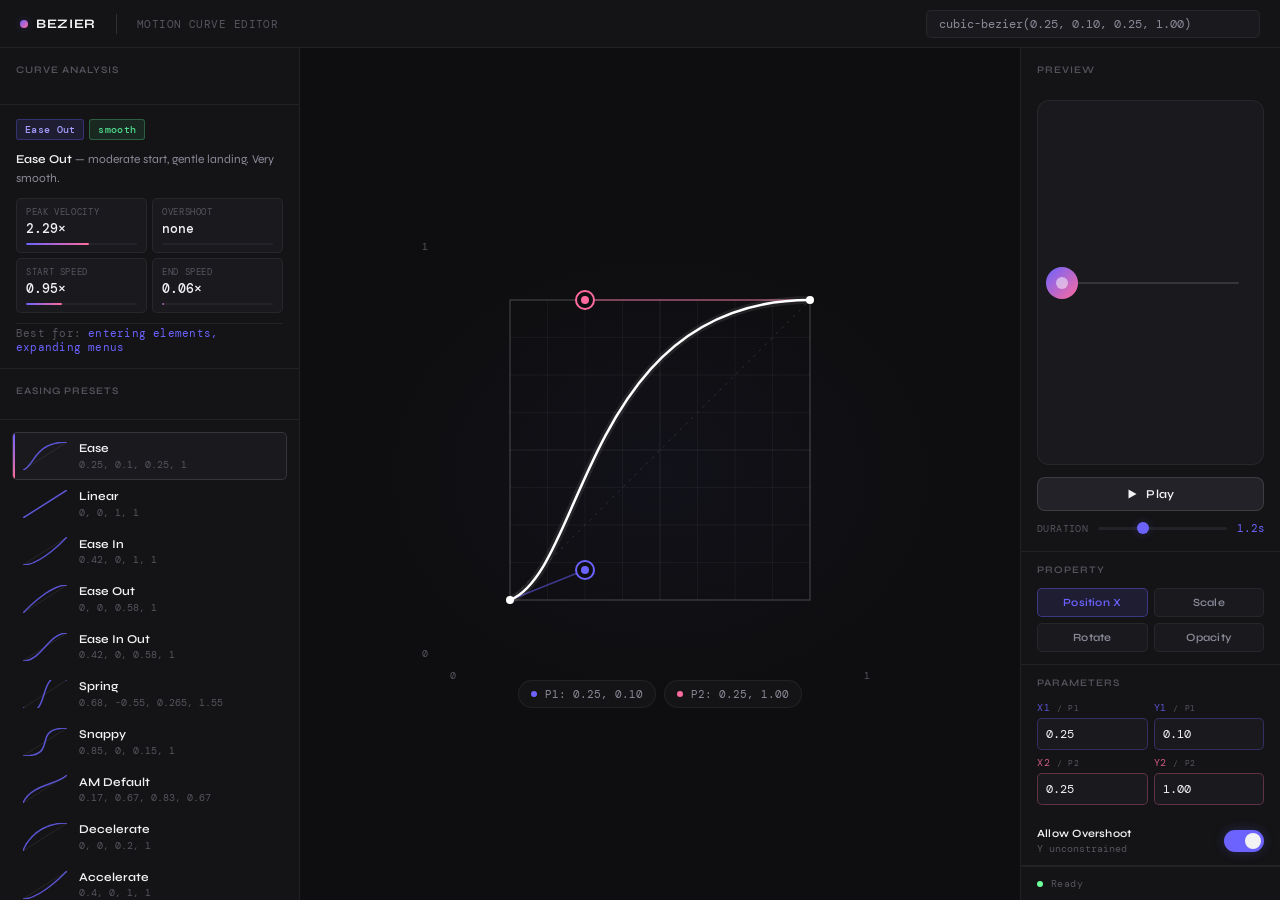
<file: Graph2.html>
<!DOCTYPE html>
<html lang="en">
<head>
<meta charset="UTF-8">
<meta name="viewport" content="width=device-width, initial-scale=1.0">
<title>Bezier Editor</title>
<link rel="preconnect" href="https://fonts.googleapis.com">
<link href="https://fonts.googleapis.com/css2?family=DM+Mono:ital,wght@0,300;0,400;0,500;1,300&family=Syne:wght@400;500;600;700;800&display=swap" rel="stylesheet">
<style>
*,*::before,*::after{box-sizing:border-box;margin:0;padding:0}

:root {
  --bg: #0e0e10;
  --surface-1: #141416;
  --surface-2: #1a1a1e;
  --surface-3: #222228;
  --border: rgba(255,255,255,0.06);
  --border-bright: rgba(255,255,255,0.12);
  --text-1: #f2f2f5;
  --text-2: #8a8a99;
  --text-3: #55555f;
  --accent-a: #6C63FF;
  --accent-b: #FF6B9D;
  --accent-glow-a: rgba(108,99,255,0.25);
  --accent-glow-b: rgba(255,107,157,0.25);
  --curve: #ffffff;
  --grid: rgba(255,255,255,0.04);
  --grid-bright: rgba(255,255,255,0.08);
  --node: #ffffff;
  --radius: 12px;
  --radius-sm: 8px;
  --radius-xs: 5px;
}

html,body{height:100%;background:var(--bg);color:var(--text-1);font-family:'Syne',sans-serif;overflow:hidden}

body {
  display:grid;
  grid-template-rows:48px 1fr;
  grid-template-columns:1fr;
}

/* ── TOPBAR ── */
.topbar {
  grid-row:1;
  display:flex;
  align-items:center;
  padding:0 20px;
  border-bottom:1px solid var(--border);
  gap:16px;
  background:var(--surface-1);
  position:relative;
  z-index:10;
}

.logo {
  display:flex;
  align-items:center;
  gap:8px;
  font-size:13px;
  font-weight:700;
  letter-spacing:0.05em;
  color:var(--text-1);
  text-transform:uppercase;
}

.logo-dot {
  width:8px;height:8px;
  border-radius:50%;
  background:linear-gradient(135deg,var(--accent-a),var(--accent-b));
  box-shadow:0 0 8px var(--accent-glow-a);
}

.divider-v {
  width:1px;height:20px;
  background:var(--border-bright);
  margin:0 4px;
}

.topbar-label {
  font-size:11px;
  color:var(--text-3);
  font-family:'DM Mono',monospace;
  letter-spacing:0.04em;
  text-transform:uppercase;
}

.topbar-spacer { flex:1 }

.topbar-code {
  font-family:'DM Mono',monospace;
  font-size:12px;
  color:var(--text-2);
  background:var(--surface-2);
  border:1px solid var(--border);
  padding:5px 12px;
  border-radius:var(--radius-xs);
  cursor:pointer;
  transition:all 0.15s;
  display:flex;
  align-items:center;
  gap:8px;
}
.topbar-code:hover{background:var(--surface-3);border-color:var(--border-bright);color:var(--text-1)}
.topbar-code .copy-flash{color:#6eff9a;font-size:10px;opacity:0;transition:opacity 0.2s}
.topbar-code .copy-flash.show{opacity:1}

/* ── MAIN LAYOUT ── */
.workspace {
  grid-row:2;
  display:grid;
  grid-template-columns:300px 1fr 260px;
  min-height:0;
  overflow:hidden;
}

/* ── LEFT SIDEBAR: PRESETS ── */
.sidebar-left {
  background:var(--surface-1);
  border-right:1px solid var(--border);
  display:flex;
  flex-direction:column;
  min-height:0;
  overflow:hidden;
}

.sidebar-section {
  padding:16px;
  border-bottom:1px solid var(--border);
}

.sidebar-section-label {
  font-size:10px;
  font-weight:600;
  color:var(--text-3);
  letter-spacing:0.1em;
  text-transform:uppercase;
  margin-bottom:12px;
}

.presets-list {
  display:flex;
  flex-direction:column;
  gap:4px;
}

.preset-item {
  display:flex;
  align-items:center;
  gap:12px;
  padding:8px 10px;
  border-radius:var(--radius-xs);
  cursor:pointer;
  transition:all 0.12s;
  border:1px solid transparent;
  position:relative;
  overflow:hidden;
}

.preset-item:hover{background:var(--surface-2)}

.preset-item.active {
  background:var(--surface-2);
  border-color:var(--border-bright);
}

.preset-item.active::before {
  content:'';
  position:absolute;left:0;top:0;bottom:0;
  width:2px;
  background:linear-gradient(to bottom,var(--accent-a),var(--accent-b));
  border-radius:2px 0 0 2px;
}

.preset-thumb {
  width:44px;height:28px;
  flex-shrink:0;
}

.preset-thumb svg{width:100%;height:100%}

.preset-info { flex:1;min-width:0 }

.preset-name {
  font-size:12px;
  font-weight:600;
  color:var(--text-1);
  line-height:1.3;
}

.preset-vals {
  font-family:'DM Mono',monospace;
  font-size:10px;
  color:var(--text-3);
  margin-top:1px;
  white-space:nowrap;
  overflow:hidden;
  text-overflow:ellipsis;
}

/* ── CENTER: GRAPH EDITOR ── */
.center-panel {
  display:flex;
  flex-direction:column;
  background:var(--bg);
  position:relative;
  align-items:center;
  justify-content:center;
  min-width:0;
  min-height:0;
  padding:24px;
  overflow:hidden;
}

.center-panel::before {
  content:'';
  position:absolute;inset:0;
  background:
    radial-gradient(ellipse 60% 40% at 50% 50%, rgba(108,99,255,0.04) 0%, transparent 70%);
  pointer-events:none;
}

.graph-wrap {
  position:relative;
  display:flex;
  align-items:center;
  justify-content:center;
  width:min(420px, 100%);
  touch-action:none;
  overscroll-behavior:contain;
}

.graph-canvas {
  display:block;
  width:100%;
  height:auto;
  user-select:none;
  -webkit-user-select:none;
  touch-action:none;
  cursor:crosshair;
}

/* Axis labels */
.axis-label {
  position:absolute;
  font-family:'DM Mono',monospace;
  font-size:10px;
  color:var(--text-3);
  letter-spacing:0.04em;
}
.axis-label.x0{bottom:-22px;left:0}
.axis-label.x1{bottom:-22px;right:0}
.axis-label.y0{left:-28px;bottom:0}
.axis-label.y1{left:-28px;top:0}

.coord-strip {
  display:flex;
  flex-wrap:wrap;
  justify-content:center;
  gap:8px;
  margin-top:20px;
  max-width:100%;
}

.coord-pill {
  display:flex;
  align-items:center;
  gap:8px;
  padding:6px 12px;
  background:var(--surface-1);
  border:1px solid var(--border);
  border-radius:20px;
  font-family:'DM Mono',monospace;
  font-size:11px;
  color:var(--text-2);
  transition:border-color 0.2s;
}

.coord-dot {
  width:6px;height:6px;
  border-radius:50%;
  flex-shrink:0;
}

/* ── RIGHT SIDEBAR: CONTROLS + PREVIEW ── */
.sidebar-right {
  background:var(--surface-1);
  border-left:1px solid var(--border);
  display:flex;
  flex-direction:column;
  min-height:0;
  overflow:hidden;
}

/* Preview section */
.preview-section {
  padding:16px;
  border-bottom:1px solid var(--border);
  flex:1;
  display:flex;
  flex-direction:column;
}

.preview-stage {
  flex:1;
  background:var(--surface-2);
  border:1px solid var(--border);
  border-radius:var(--radius);
  display:flex;
  align-items:center;
  padding:0 24px;
  min-height:120px;
  position:relative;
  overflow:hidden;
  margin-top:12px;
  margin-bottom:12px;
}

.preview-track {
  width:100%;
  height:2px;
  background:var(--border-bright);
  border-radius:1px;
  position:relative;
}

.preview-ball {
  position:absolute;
  top:50%;
  left:0;
  transform:translate(-50%,-50%);
  transition:none;
}

.ball-ring {
  width:32px;height:32px;
  border-radius:50%;
  background:linear-gradient(135deg,var(--accent-a),var(--accent-b));
  display:flex;align-items:center;justify-content:center;
}

.ball-inner {
  width:12px;height:12px;
  border-radius:50%;
  background:rgba(255,255,255,0.5);
}

.play-btn {
  width:100%;
  padding:9px;
  background:var(--surface-3);
  border:1px solid var(--border-bright);
  border-radius:var(--radius-sm);
  color:var(--text-1);
  font-family:'Syne',sans-serif;
  font-size:12px;
  font-weight:600;
  letter-spacing:0.04em;
  cursor:pointer;
  transition:all 0.15s;
  display:flex;
  align-items:center;
  justify-content:center;
  gap:8px;
}
.play-btn:hover{background:var(--accent-a);border-color:transparent;box-shadow:0 0 20px var(--accent-glow-a)}
.play-btn.playing{background:var(--surface-2);color:var(--text-2)}

.play-icon{width:12px;height:12px;display:block}

/* Duration */
.dur-row {
  display:flex;
  align-items:center;
  gap:10px;
  margin-top:10px;
}

.dur-label {
  font-size:10px;
  color:var(--text-3);
  font-family:'DM Mono',monospace;
  letter-spacing:0.04em;
  white-space:nowrap;
}

.dur-val {
  font-size:11px;
  font-family:'DM Mono',monospace;
  color:var(--accent-a);
  min-width:28px;
  text-align:right;
}

input[type=range]{
  -webkit-appearance:none;
  appearance:none;
  flex:1;height:3px;
  background:var(--surface-3);
  border-radius:2px;
  outline:none;
  cursor:pointer;
}
input[type=range]::-webkit-slider-thumb{
  -webkit-appearance:none;
  width:12px;height:12px;
  border-radius:50%;
  background:var(--accent-a);
  box-shadow:0 0 8px var(--accent-glow-a);
  cursor:grab;
  transition:transform 0.1s;
}
input[type=range]::-webkit-slider-thumb:active{transform:scale(1.3);cursor:grabbing}

/* Property chips */
.prop-section {
  padding:12px 16px;
  border-bottom:1px solid var(--border);
}

.prop-chips {
  display:grid;
  grid-template-columns:1fr 1fr;
  gap:6px;
  margin-top:8px;
}

.prop-chip {
  padding:7px 10px;
  background:var(--surface-2);
  border:1px solid var(--border);
  border-radius:var(--radius-xs);
  font-size:11px;
  font-weight:600;
  color:var(--text-2);
  cursor:pointer;
  transition:all 0.12s;
  text-align:center;
  letter-spacing:0.02em;
}
.prop-chip:hover{border-color:var(--border-bright);color:var(--text-1)}
.prop-chip.active{background:rgba(108,99,255,0.12);border-color:rgba(108,99,255,0.4);color:var(--accent-a)}

/* Numeric inputs */
.inputs-section {
  padding:12px 16px;
}

.input-grid {
  display:grid;
  grid-template-columns:1fr 1fr;
  gap:6px;
  margin-top:8px;
}

.param-input-wrap {
  display:flex;
  flex-direction:column;
  gap:4px;
}

.param-label {
  font-size:10px;
  font-family:'DM Mono',monospace;
  color:var(--text-3);
  letter-spacing:0.06em;
}

.param-label span {
  font-size:8px;
  color:var(--text-3);
}

.param-input {
  background:var(--surface-2);
  border:1px solid var(--border);
  border-radius:var(--radius-xs);
  padding:7px 8px;
  font-family:'DM Mono',monospace;
  font-size:12px;
  color:var(--text-1);
  width:100%;
  outline:none;
  transition:border-color 0.15s;
}
.param-input:focus{border-color:var(--accent-a)}
.param-input.p1{border-color:rgba(108,99,255,0.3)}
.param-input.p2{border-color:rgba(255,107,157,0.3)}

/* ── SVG GRAPH STYLES ── */
.grid-line-minor{stroke:var(--grid);stroke-width:1}
.grid-line-major{stroke:var(--grid-bright);stroke-width:1}
.bound-rect{fill:none;stroke:var(--border-bright);stroke-width:1.5}
.diagonal{stroke:var(--text-3);stroke-width:1;stroke-dasharray:3 5;opacity:0.4}
.handle-rod{stroke-width:1.5;fill:none;stroke-dasharray:none}
.rod-a{stroke:rgba(108,99,255,0.5)}
.rod-b{stroke:rgba(255,107,157,0.5)}
.bezier-curve{stroke:var(--curve);stroke-width:2.5;fill:none;stroke-linecap:round;stroke-linejoin:round}
.bezier-shadow{stroke:rgba(255,255,255,0.08);stroke-width:8;fill:none;stroke-linecap:round}
.endpoint{fill:var(--node)}
.handle-h{stroke-width:2;fill:var(--bg);cursor:grab;pointer-events:all;touch-action:none}
.handle-h:active{cursor:grabbing}
.ha{stroke:var(--accent-a)}
.hb{stroke:var(--accent-b)}
.handle-core-a{fill:var(--accent-a);pointer-events:none}
.handle-core-b{fill:var(--accent-b);pointer-events:none}
.handle-hit{fill:rgba(255,255,255,0);stroke:transparent;cursor:grab;pointer-events:all;touch-action:none}
.handle-hit:active{cursor:grabbing}

/* ── ANALYSIS PANEL ── */
.analysis-panel {
  padding:14px 16px;
  border-bottom:1px solid var(--border);
  display:flex;
  flex-direction:column;
  gap:10px;
}

.analysis-summary {
  font-size:12px;
  color:var(--text-2);
  line-height:1.6;
  min-height:38px;
  transition:color 0.2s;
}

.analysis-summary strong {
  color:var(--text-1);
  font-weight:600;
}

.analysis-tags {
  display:flex;
  flex-wrap:wrap;
  gap:5px;
}

.atag {
  font-size:10px;
  font-family:'DM Mono',monospace;
  padding:3px 8px;
  border-radius:3px;
  letter-spacing:0.03em;
  border:1px solid transparent;
  font-weight:500;
}

.atag-pattern  { background:rgba(108,99,255,0.12); border-color:rgba(108,99,255,0.3); color:#a59eff; }
.atag-overshoot{ background:rgba(255,107,157,0.12); border-color:rgba(255,107,157,0.3); color:#ff9dc3; }
.atag-velocity { background:rgba(255,200,80,0.10);  border-color:rgba(255,200,80,0.3);  color:#ffc850; }
.atag-smooth   { background:rgba(80,220,140,0.10);  border-color:rgba(80,220,140,0.3);  color:#50dc8c; }
.atag-neutral  { background:rgba(255,255,255,0.05); border-color:rgba(255,255,255,0.1); color:var(--text-2); }

.analysis-metrics {
  display:grid;
  grid-template-columns:1fr 1fr;
  gap:5px;
}

.ametric {
  background:var(--surface-2);
  border:1px solid var(--border);
  border-radius:var(--radius-xs);
  padding:7px 9px;
  display:flex;
  flex-direction:column;
  gap:2px;
}

.ametric-label {
  font-size:9px;
  font-family:'DM Mono',monospace;
  color:var(--text-3);
  letter-spacing:0.07em;
  text-transform:uppercase;
}

.ametric-val {
  font-size:13px;
  font-family:'DM Mono',monospace;
  color:var(--text-1);
  font-weight:500;
}

.ametric-bar {
  height:2px;
  background:var(--surface-3);
  border-radius:1px;
  margin-top:4px;
  overflow:hidden;
}

.ametric-fill {
  height:100%;
  border-radius:1px;
  background:linear-gradient(90deg,var(--accent-a),var(--accent-b));
  transition:width 0.3s ease;
}

.use-case {
  font-size:11px;
  color:var(--text-3);
  font-family:'DM Mono',monospace;
  letter-spacing:0.02em;
  padding-top:2px;
  border-top:1px solid var(--border);
}

.use-case span { color:var(--accent-a) }

/* Scrollable presets */
.presets-scroll{overflow-y:auto;flex:1;padding:12px 12px}
.presets-scroll::-webkit-scrollbar{width:4px}
.presets-scroll::-webkit-scrollbar-track{background:transparent}
.presets-scroll::-webkit-scrollbar-thumb{background:var(--surface-3);border-radius:2px}

/* ── OVERSHOOT TOGGLE ── */
.overshoot-section {
  padding:10px 16px;
  border-bottom:1px solid var(--border);
}

.toggle-row {
  display:flex;
  align-items:center;
  justify-content:space-between;
  gap:10px;
}

.toggle-info {
  display:flex;
  flex-direction:column;
  gap:2px;
}

.toggle-title {
  font-size:11px;
  font-weight:600;
  color:var(--text-1);
  letter-spacing:0.02em;
}

.toggle-sub {
  font-size:10px;
  font-family:'DM Mono',monospace;
  color:var(--text-3);
}

.toggle-btn {
  width:40px;
  height:22px;
  border-radius:11px;
  border:none;
  background:var(--surface-3);
  cursor:pointer;
  position:relative;
  transition:background 0.2s;
  flex-shrink:0;
  outline:none;
}

.toggle-btn.on {
  background:var(--accent-a);
  box-shadow:0 0 12px var(--accent-glow-a);
}

.toggle-thumb {
  position:absolute;
  top:3px;left:3px;
  width:16px;height:16px;
  border-radius:50%;
  background:var(--text-1);
  transition:transform 0.2s cubic-bezier(.34,1.56,.64,1);
  pointer-events:none;
}

.toggle-btn.on .toggle-thumb {
  transform:translateX(18px);
}

/* Bottom bar */
.bottombar{
  padding:10px 16px;
  border-top:1px solid var(--border);
  display:flex;
  align-items:center;
  gap:8px;
  background:var(--surface-1);
}

.status-dot{width:6px;height:6px;border-radius:50%;background:#6eff9a;flex-shrink:0}
.status-text{font-size:10px;font-family:'DM Mono',monospace;color:var(--text-3);letter-spacing:0.04em}

@keyframes blink{0%,100%{opacity:1}50%{opacity:0}}
.recording .status-dot{background:var(--accent-b);animation:blink 1s infinite}

@media (max-width: 1080px) {
  html,body {
    height:auto;
    min-height:100%;
    overflow:auto;
  }

  body {
    display:block;
    min-height:100svh;
  }

  .topbar {
    position:sticky;
    top:0;
    min-height:48px;
  }

  .workspace {
    display:grid;
    grid-template-columns:minmax(0, 1fr) 280px;
    grid-template-rows:auto auto;
    min-height:calc(100svh - 48px);
    overflow:visible;
  }

  .center-panel {
    grid-column:1;
    grid-row:1;
    min-height:520px;
  }

  .sidebar-right {
    grid-column:2;
    grid-row:1;
    overflow:visible;
  }

  .sidebar-left {
    grid-column:1 / -1;
    grid-row:2;
    border-right:0;
    border-top:1px solid var(--border);
    overflow:visible;
  }

  .analysis-panel {
    display:grid;
    grid-template-columns:minmax(0, 1fr) minmax(260px, 0.8fr);
    align-items:start;
  }

  .analysis-tags,
  .analysis-summary,
  .use-case {
    grid-column:1;
  }

  .analysis-metrics {
    grid-column:2;
    grid-row:1 / span 3;
  }

  .presets-scroll {
    display:grid;
    grid-template-columns:repeat(auto-fit, minmax(180px, 1fr));
    max-height:260px;
    overflow:auto;
  }
}

@media (max-width: 760px) {
  .topbar {
    flex-wrap:wrap;
    gap:8px;
    padding:10px 14px;
  }

  .divider-v,
  .topbar-label {
    display:none;
  }

  .topbar-code {
    order:3;
    width:100%;
    min-width:0;
    justify-content:center;
    overflow:hidden;
  }

  #topbar-code-text {
    min-width:0;
    overflow:hidden;
    text-overflow:ellipsis;
    white-space:nowrap;
  }

  .workspace {
    display:flex;
    flex-direction:column;
    min-height:auto;
  }

  .center-panel {
    order:1;
    min-height:auto;
    padding:18px 16px 20px;
    overflow:visible;
  }

  .graph-wrap {
    width:min(100%, 440px);
  }

  .handle-hit {
    r:30;
  }

  .coord-strip {
    width:100%;
    margin-top:14px;
  }

  .coord-pill {
    flex:1 1 150px;
    justify-content:center;
    min-width:0;
    padding:7px 10px;
  }

  .coord-pill span:last-child {
    min-width:0;
    overflow:hidden;
    text-overflow:ellipsis;
    white-space:nowrap;
  }

  .sidebar-right {
    order:2;
    border-left:0;
    border-top:1px solid var(--border);
    overflow:visible;
  }

  .preview-section {
    flex:none;
  }

  .preview-stage {
    min-height:92px;
  }

  .prop-chips,
  .input-grid,
  .analysis-metrics {
    grid-template-columns:1fr 1fr;
  }

  .sidebar-left {
    order:3;
  }

  .analysis-panel {
    display:flex;
  }

  .presets-scroll {
    grid-template-columns:1fr;
    max-height:none;
  }
}

@media (max-width: 420px) {
  .center-panel {
    padding-inline:12px;
  }

  .axis-label.x0,
  .axis-label.x1 {
    bottom:-18px;
  }

  .axis-label.y0,
  .axis-label.y1 {
    left:-20px;
  }

  .coord-strip {
    margin-top:22px;
  }
}
</style>
</head>
<body>

<!-- TOP BAR -->
<header class="topbar">
  <div class="logo">
    <span class="logo-dot"></span>
    Bezier
  </div>
  <div class="divider-v"></div>
  <span class="topbar-label">Motion Curve Editor</span>
  <div class="topbar-spacer"></div>
  <button class="topbar-code" id="topbar-copy" title="Click to copy CSS">
    <span id="topbar-code-text">cubic-bezier(0.25, 0.10, 0.25, 1.00)</span>
    <span class="copy-flash" id="copy-flash">✓ Copied</span>
  </button>
</header>

<div class="workspace">

  <!-- LEFT SIDEBAR: PRESETS -->
  <aside class="sidebar-left">
    <div class="sidebar-section">
      <div class="sidebar-section-label">Curve Analysis</div>
    </div>

    <div class="analysis-panel" id="analysis-panel">
      <div class="analysis-tags" id="analysis-tags"></div>
      <div class="analysis-summary" id="analysis-summary">Loading...</div>
      <div class="analysis-metrics">
        <div class="ametric">
          <div class="ametric-label">Peak Velocity</div>
          <div class="ametric-val" id="m-velocity">—</div>
          <div class="ametric-bar"><div class="ametric-fill" id="m-velocity-bar" style="width:0%"></div></div>
        </div>
        <div class="ametric">
          <div class="ametric-label">Overshoot</div>
          <div class="ametric-val" id="m-overshoot">—</div>
          <div class="ametric-bar"><div class="ametric-fill" id="m-overshoot-bar" style="width:0%"></div></div>
        </div>
        <div class="ametric">
          <div class="ametric-label">Start Speed</div>
          <div class="ametric-val" id="m-start">—</div>
          <div class="ametric-bar"><div class="ametric-fill" id="m-start-bar" style="width:0%"></div></div>
        </div>
        <div class="ametric">
          <div class="ametric-label">End Speed</div>
          <div class="ametric-val" id="m-end">—</div>
          <div class="ametric-bar"><div class="ametric-fill" id="m-end-bar" style="width:0%"></div></div>
        </div>
      </div>
      <div class="use-case" id="use-case"></div>
    </div>

    <div class="sidebar-section" style="padding-bottom:10px">
      <div class="sidebar-section-label">Easing Presets</div>
    </div>
    <div class="presets-scroll" id="presets-list">
      <!-- filled by JS -->
    </div>
  </aside>

  <!-- CENTER: GRAPH EDITOR -->
  <main class="center-panel">
    <div class="graph-wrap" id="graph-wrap">
      <svg id="svg-graph" class="graph-canvas" width="360" height="360" viewBox="-60 -60 420 420">
        <defs>
          <filter id="glow-a" x="-50%" y="-50%" width="200%" height="200%">
            <feGaussianBlur stdDeviation="3" result="blur"/>
            <feComposite in="SourceGraphic" in2="blur" operator="over"/>
          </filter>
        </defs>

        <!-- Minor grid lines -->
        <g id="grid-minor"></g>
        <!-- Major grid lines -->
        <g id="grid-major"></g>

        <!-- Bounding box -->
        <rect x="0" y="0" width="300" height="300" class="bound-rect"/>

        <!-- Diagonal reference line -->
        <line x1="0" y1="300" x2="300" y2="0" class="diagonal" id="diag"/>

        <!-- Handle rods -->
        <line id="rod-a" class="handle-rod rod-a" x1="0" y1="300" x2="75" y2="30"/>
        <line id="rod-b" class="handle-rod rod-b" x1="300" y1="0" x2="225" y2="270"/>

        <!-- Curve shadow (soft glow beneath) -->
        <path id="curve-shadow" class="bezier-shadow"/>

        <!-- Main curve -->
        <path id="curve" class="bezier-curve"/>

        <!-- Endpoints -->
        <circle cx="0" cy="300" r="4" class="endpoint"/>
        <circle cx="300" cy="0" r="4" class="endpoint"/>

        <!-- Handle A (blue/purple) -->
        <circle id="ha-hit" class="handle-hit" cx="75" cy="270" r="28"/>
        <circle id="ha" class="handle-h ha" cx="75" cy="270" r="9"/>
        <circle id="ha-core" class="handle-core-a" cx="75" cy="270" r="4"/>

        <!-- Handle B (pink) -->
        <circle id="hb-hit" class="handle-hit" cx="225" cy="30" r="28"/>
        <circle id="hb" class="handle-h hb" cx="225" cy="30" r="9"/>
        <circle id="hb-core" class="handle-core-b" cx="225" cy="30" r="4"/>
      </svg>

      <!-- Axis labels -->
      <span class="axis-label x0">0</span>
      <span class="axis-label x1">1</span>
      <span class="axis-label y0">0</span>
      <span class="axis-label y1">1</span>
    </div>

    <div class="coord-strip">
      <div class="coord-pill" id="pill-a">
        <span class="coord-dot" style="background:var(--accent-a)"></span>
        <span id="pill-a-text">P1: 0.25, 0.10</span>
      </div>
      <div class="coord-pill" id="pill-b">
        <span class="coord-dot" style="background:var(--accent-b)"></span>
        <span id="pill-b-text">P2: 0.25, 1.00</span>
      </div>
    </div>
  </main>

  <!-- RIGHT SIDEBAR: PREVIEW + CONTROLS -->
  <aside class="sidebar-right">

    <div class="preview-section">
      <div class="sidebar-section-label">Preview</div>
      <div class="preview-stage">
        <div class="preview-track" id="preview-track">
          <div class="preview-ball" id="preview-ball" style="left:0%">
            <div class="ball-ring">
              <div class="ball-inner"></div>
            </div>
          </div>
        </div>
      </div>

      <button class="play-btn" id="play-btn">
        <svg class="play-icon" viewBox="0 0 12 12" fill="none">
          <path d="M2.5 1.5L10.5 6L2.5 10.5V1.5Z" fill="currentColor"/>
        </svg>
        Play
      </button>

      <div class="dur-row">
        <span class="dur-label">DURATION</span>
        <input type="range" id="duration" min="0.3" max="3" step="0.1" value="1.2">
        <span class="dur-val" id="dur-display">1.2s</span>
      </div>
    </div>

    <div class="prop-section">
      <div class="sidebar-section-label">Property</div>
      <div class="prop-chips" id="prop-chips">
        <div class="prop-chip active" data-prop="x">Position X</div>
        <div class="prop-chip" data-prop="scale">Scale</div>
        <div class="prop-chip" data-prop="rotate">Rotate</div>
        <div class="prop-chip" data-prop="opacity">Opacity</div>
      </div>
    </div>

    <div class="inputs-section">
      <div class="sidebar-section-label">Parameters</div>
      <div class="input-grid">
        <div class="param-input-wrap">
          <div class="param-label" style="color:rgba(108,99,255,0.8)">X1 <span>/ P1</span></div>
          <input type="number" class="param-input p1" id="inp-x1" min="0" max="1" step="0.01" value="0.25">
        </div>
        <div class="param-input-wrap">
          <div class="param-label" style="color:rgba(108,99,255,0.8)">Y1 <span>/ P1</span></div>
          <input type="number" class="param-input p1" id="inp-y1" step="0.01" value="0.10">
        </div>
        <div class="param-input-wrap">
          <div class="param-label" style="color:rgba(255,107,157,0.8)">X2 <span>/ P2</span></div>
          <input type="number" class="param-input p2" id="inp-x2" min="0" max="1" step="0.01" value="0.25">
        </div>
        <div class="param-input-wrap">
          <div class="param-label" style="color:rgba(255,107,157,0.8)">Y2 <span>/ P2</span></div>
          <input type="number" class="param-input p2" id="inp-y2" step="0.01" value="1.00">
        </div>
      </div>
    </div>

    <div class="overshoot-section">
      <div class="toggle-row">
        <div class="toggle-info">
          <div class="toggle-title">Allow Overshoot</div>
          <div class="toggle-sub" id="overshoot-sub">Y unconstrained</div>
        </div>
        <button class="toggle-btn on" id="overshoot-toggle" title="Toggle Y-axis overshoot">
          <div class="toggle-thumb"></div>
        </button>
      </div>
    </div>

    <div class="bottombar" id="bottombar">
      <div class="status-dot" id="status-dot"></div>
      <span class="status-text" id="status-text">Ready</span>
    </div>

  </aside>
</div>

<script>
const PRESETS = [
  {name:'Ease',vals:[.25,.1,.25,1]},
  {name:'Linear',vals:[0,0,1,1]},
  {name:'Ease In',vals:[.42,0,1,1]},
  {name:'Ease Out',vals:[0,0,.58,1]},
  {name:'Ease In Out',vals:[.42,0,.58,1]},
  {name:'Spring',vals:[.68,-.55,.265,1.55]},
  {name:'Snappy',vals:[.85,0,.15,1]},
  {name:'AM Default',vals:[.17,.67,.83,.67]},
  {name:'Decelerate',vals:[0,0,.2,1]},
  {name:'Accelerate',vals:[.4,0,1,1]},
  {name:'Sharp',vals:[.4,0,.6,1]},
  {name:'Overshoot',vals:[.34,1.56,.64,1]},
];

const G = 300; // grid size in SVG units

let x1=.25,y1=.1,x2=.25,y2=1;
let dragging=null;
let lastTouchStart=0;
let activeProp='x';
let allowOvershoot=true;
let duration=1.2;
let animRaf=null, animStart=null, animPlaying=false;

const svg = document.getElementById('svg-graph');
const ha = document.getElementById('ha'), haC = document.getElementById('ha-core');
const hb = document.getElementById('hb'), hbC = document.getElementById('hb-core');
const haHit = document.getElementById('ha-hit'), hbHit = document.getElementById('hb-hit');
const rodA = document.getElementById('rod-a'), rodB = document.getElementById('rod-b');
const curvePath = document.getElementById('curve'), curveShadow = document.getElementById('curve-shadow');
const pillAT = document.getElementById('pill-a-text'), pillBT = document.getElementById('pill-b-text');
const topCode = document.getElementById('topbar-code-text');
const copyFlash = document.getElementById('copy-flash');
const inpX1=document.getElementById('inp-x1'),inpY1=document.getElementById('inp-y1');
const inpX2=document.getElementById('inp-x2'),inpY2=document.getElementById('inp-y2');
const ball = document.getElementById('preview-ball');
const playBtn = document.getElementById('play-btn');
const durationInput = document.getElementById('duration');
const durDisplay = document.getElementById('dur-display');
const statusDot = document.getElementById('status-dot');
const statusText = document.getElementById('status-text');

// Build grid
function buildGrid(){
  const minor = document.getElementById('grid-minor');
  const major = document.getElementById('grid-major');
  for(let i=0;i<=4;i++){
    const v = i*75;
    const lv = document.createElementNS('http://www.w3.org/2000/svg','line');
    lv.setAttribute('x1',v);lv.setAttribute('y1',0);lv.setAttribute('x2',v);lv.setAttribute('y2',300);
    lv.setAttribute('class',i%2===0?'grid-line-major':'grid-line-minor');
    major.appendChild(lv);
    const lh = document.createElementNS('http://www.w3.org/2000/svg','line');
    lh.setAttribute('x1',0);lh.setAttribute('y1',v);lh.setAttribute('x2',300);lh.setAttribute('y2',v);
    lh.setAttribute('class',i%2===0?'grid-line-major':'grid-line-minor');
    major.appendChild(lh);
  }
  for(let i=1;i<8;i++){
    if(i%2===0)continue;
    const v=i*300/8;
    const lv=document.createElementNS('http://www.w3.org/2000/svg','line');
    lv.setAttribute('x1',v);lv.setAttribute('y1',0);lv.setAttribute('x2',v);lv.setAttribute('y2',300);
    lv.setAttribute('class','grid-line-minor');
    minor.appendChild(lv);
    const lh=document.createElementNS('http://www.w3.org/2000/svg','line');
    lh.setAttribute('x1',0);lh.setAttribute('y1',v);lh.setAttribute('x2',300);lh.setAttribute('y2',v);
    lh.setAttribute('class','grid-line-minor');
    minor.appendChild(lh);
  }
}

function toSVG(nx,ny){
  // in SVG: x grows right, y grows DOWN. But we want y=0 at bottom, y=1 at top
  return {x: nx*G, y: G - ny*G};
}

function updateGraph(){
  const a = toSVG(x1,y1);
  const b = toSVG(x2,y2);

  ha.setAttribute('cx',a.x); ha.setAttribute('cy',a.y);
  haC.setAttribute('cx',a.x); haC.setAttribute('cy',a.y);
  haHit.setAttribute('cx',a.x); haHit.setAttribute('cy',a.y);
  hb.setAttribute('cx',b.x); hb.setAttribute('cy',b.y);
  hbC.setAttribute('cx',b.x); hbC.setAttribute('cy',b.y);
  hbHit.setAttribute('cx',b.x); hbHit.setAttribute('cy',b.y);

  // Origin = (0,300) in SVG (x=0, y=0 in bezier coords)
  // End    = (300,0) in SVG (x=1, y=1 in bezier coords)
  rodA.setAttribute('x2',a.x); rodA.setAttribute('y2',a.y);
  rodB.setAttribute('x2',b.x); rodB.setAttribute('y2',b.y);

  const d = `M 0 ${G} C ${a.x} ${a.y}, ${b.x} ${b.y}, ${G} 0`;
  curvePath.setAttribute('d',d);
  curveShadow.setAttribute('d',d);

  const bx1=x1.toFixed(2),by1=y1.toFixed(2),bx2=x2.toFixed(2),by2=y2.toFixed(2);
  pillAT.textContent = `P1: ${bx1}, ${by1}`;
  pillBT.textContent = `P2: ${bx2}, ${by2}`;
  topCode.textContent = `cubic-bezier(${bx1}, ${by1}, ${bx2}, ${by2})`;

  inpX1.value=bx1; inpY1.value=by1; inpX2.value=bx2; inpY2.value=by2;

  updatePresetHighlight();
  analyzeCurve();

  // Send update to parent if embedded in iframe
  if (window.parent !== window) {
    window.parent.postMessage({
      type: 'BEZIER_UPDATE',
      x1: x1, y1: y1, x2: x2, y2: y2
    }, '*');
  }
}

function updatePresetHighlight(){
  const bx1=x1.toFixed(2),by1=y1.toFixed(2),bx2=x2.toFixed(2),by2=y2.toFixed(2);
  document.querySelectorAll('.preset-item').forEach(el=>{
    const v=el.dataset.vals.split(',');
    if(parseFloat(v[0]).toFixed(2)===bx1 && parseFloat(v[1]).toFixed(2)===by1 &&
       parseFloat(v[2]).toFixed(2)===bx2 && parseFloat(v[3]).toFixed(2)===by2){
      el.classList.add('active');
    } else {
      el.classList.remove('active');
    }
  });
}

// Build preset thumbnails
function makeThumbnailPath(px1,py1,px2,py2){
  // 44x28 SVG viewBox: origin at (0,28), end at (44,0)
  const W=44,H=28;
  const ax=px1*W, ay=H-py1*H;
  const bx=px2*W, by=H-py2*H;
  return `M0,${H} C${ax},${ay} ${bx},${by} ${W},0`;
}

function buildPresets(){
  const list = document.getElementById('presets-list');
  PRESETS.forEach(p=>{
    const [v1,v2,v3,v4]=p.vals;
    const el=document.createElement('div');
    el.className='preset-item';
    el.dataset.vals=p.vals.join(',');
    el.innerHTML=`
      <div class="preset-thumb">
        <svg viewBox="0 0 44 28" fill="none" xmlns="http://www.w3.org/2000/svg">
          <path d="M0,28 L44,0" stroke="rgba(255,255,255,0.08)" stroke-width="1"/>
          <path d="${makeThumbnailPath(v1,v2,v3,v4)}" stroke="rgba(108,99,255,0.8)" stroke-width="1.5" fill="none" stroke-linecap="round"/>
        </svg>
      </div>
      <div class="preset-info">
        <div class="preset-name">${p.name}</div>
        <div class="preset-vals">${v1}, ${v2}, ${v3}, ${v4}</div>
      </div>
    `;
    el.addEventListener('click',()=>{
      x1=v1;y1=v2;x2=v3;y2=v4;
      updateGraph();
    });
    list.appendChild(el);
  });
}

// SVG pointer interaction
function getSVGPoint(e){
  const pt = svg.createSVGPoint();
  const src = e.touches ? e.touches[0] : (e.changedTouches ? e.changedTouches[0] : e);
  pt.x=src.clientX; pt.y=src.clientY;
  const matrix = svg.getScreenCTM();
  return matrix ? pt.matrixTransform(matrix.inverse()) : {x:0,y:G};
}

function startDrag(e,which){
  if(e.type === 'touchstart') lastTouchStart = Date.now();
  if(e.type === 'mousedown' && Date.now() - lastTouchStart < 700) return;
  e.preventDefault();
  e.stopPropagation();
  dragging=which;
  setStatus('Dragging');
  if(e.pointerId !== undefined && e.currentTarget.setPointerCapture){
    try { e.currentTarget.setPointerCapture(e.pointerId); } catch(err) {}
  }
  const move=(ev)=>{
    if(!dragging)return;
    ev.preventDefault();
    ev.stopPropagation();
    const pt=getSVGPoint(ev);
    let nx=Math.max(0,Math.min(1,pt.x/G));
    let ny=(G-pt.y)/G; // unbounded for Y
    if(dragging==='a'){x1=nx;y1=clampY(ny);}
    else{x2=nx;y2=clampY(ny);}
    updateGraph();
  };
  const up=(ev)=>{
    if(ev){
      ev.preventDefault();
      ev.stopPropagation();
    }
    dragging=null;
    setStatus('Ready');
    window.removeEventListener('pointermove',move);
    window.removeEventListener('pointerup',up);
    window.removeEventListener('pointercancel',up);
    document.removeEventListener('mousemove',move);
    document.removeEventListener('mouseup',up);
    document.removeEventListener('touchmove',move);
    document.removeEventListener('touchend',up);
    document.removeEventListener('touchcancel',up);
  };
  if(window.PointerEvent && !isTouchDevice){
    window.addEventListener('pointermove',move,{passive:false});
    window.addEventListener('pointerup',up);
    window.addEventListener('pointercancel',up);
  } else {
    document.addEventListener('mousemove',move);
    document.addEventListener('mouseup',up);
    document.addEventListener('touchmove',move,{passive:false});
    document.addEventListener('touchend',up);
    document.addEventListener('touchcancel',up);
  }
}

const isTouchDevice = ('ontouchstart' in window) || navigator.maxTouchPoints > 0;
[
  [ha,'a'], [haHit,'a'],
  [hb,'b'], [hbHit,'b']
].forEach(([target,which])=>{
  if(window.PointerEvent && !isTouchDevice){
    target.addEventListener('pointerdown',e=>startDrag(e,which),{passive:false});
  }
  target.addEventListener('mousedown',e=>startDrag(e,which));
  target.addEventListener('touchstart',e=>startDrag(e,which),{passive:false});
});

// Numeric inputs
function syncFromInputs(){
  const v1=parseFloat(inpX1.value)||0;
  const v2=parseFloat(inpY1.value)||0;
  const v3=parseFloat(inpX2.value)||0;
  const v4=parseFloat(inpY2.value)||0;
  x1=Math.max(0,Math.min(1,v1));
  y1=clampY(v2); x2=Math.max(0,Math.min(1,v3)); y2=clampY(v4);
  updateGraph();
}
[inpX1,inpY1,inpX2,inpY2].forEach(inp=>{
  inp.addEventListener('input',syncFromInputs);
  inp.addEventListener('blur',()=>{
    inp.value=parseFloat(inp.value).toFixed(2);
    syncFromInputs();
  });
});

// Copy
document.getElementById('topbar-copy').addEventListener('click',()=>{
  navigator.clipboard.writeText(topCode.textContent).then(()=>{
    copyFlash.classList.add('show');
    setTimeout(()=>copyFlash.classList.remove('show'),2000);
  });
});

// Property chips
document.getElementById('prop-chips').addEventListener('click',e=>{
  const chip=e.target.closest('.prop-chip');
  if(!chip)return;
  document.querySelectorAll('.prop-chip').forEach(c=>c.classList.remove('active'));
  chip.classList.add('active');
  activeProp=chip.dataset.prop;
  stopAnim();
  resetBall();
});

// Duration
durationInput.addEventListener('input',()=>{
  duration=parseFloat(durationInput.value);
  durDisplay.textContent=duration.toFixed(1)+'s';
});

// Bezier sampler (CSS cubic-bezier approximation via Newton's method)
function bezierY(t){
  const cx=3*x1, bx=3*(x2-x1)-cx, ax=1-cx-bx;
  const cy=3*y1, by=3*(y2-y1)-cy, ay=1-cy-by;
  // sample t in [0,1], but 't' here is time param, we solve for bezier X = t (since CSS bezier uses x=time)
  // For simplicity we'll do a direct parameterized sample: f(t)=y(t) and we already know x(t)=t approximately... 
  // Actually for CSS cubic-bezier we need to map progress in X to Y. Let's do a quick Newton solve.
  function sampleX(u){return ((ax*u+bx)*u+cx)*u;}
  function sampleY(u){return ((ay*u+by)*u+cy)*u;}
  function derivX(u){return (3*ax*u+2*bx)*u+cx;}
  let u=t;
  for(let i=0;i<8;i++){
    const xErr=sampleX(u)-t;
    if(Math.abs(xErr)<1e-6)break;
    u-=xErr/derivX(u);
  }
  return sampleY(Math.max(0,Math.min(1,u)));
}

let animId=null;

function playAnim(){
  if(animPlaying)stopAnim();
  animPlaying=true;
  playBtn.textContent='Stop';
  playBtn.classList.add('playing');
  setStatus('Playing');
  document.getElementById('bottombar').classList.add('recording');

  const startTime=performance.now();
  const dur=duration*1000;

  function frame(now){
    const elapsed=now-startTime;
    const t=Math.min(1,elapsed/dur);
    const eased=bezierY(t);

    applyToPreview(eased);

    if(t<1){
      animId=requestAnimationFrame(frame);
    } else {
      animPlaying=false;
      playBtn.innerHTML=`<svg class="play-icon" viewBox="0 0 12 12" fill="none"><path d="M2.5 1.5L10.5 6L2.5 10.5V1.5Z" fill="currentColor"/></svg> Play`;
      playBtn.classList.remove('playing');
      setStatus('Ready');
      document.getElementById('bottombar').classList.remove('recording');
      // bounce back after short delay
      setTimeout(()=>resetBall(),600);
    }
  }
  animId=requestAnimationFrame(frame);
}

function stopAnim(){
  if(animId)cancelAnimationFrame(animId);
  animPlaying=false;
  playBtn.innerHTML=`<svg class="play-icon" viewBox="0 0 12 12" fill="none"><path d="M2.5 1.5L10.5 6L2.5 10.5V1.5Z" fill="currentColor"/></svg> Play`;
  playBtn.classList.remove('playing');
  setStatus('Ready');
  document.getElementById('bottombar').classList.remove('recording');
}

function resetBall(){
  ball.style.transition='none';
  applyToPreview(0);
}

function applyToPreview(eased){
  const clamped=Math.max(-0.2,Math.min(1.2,eased));
  if(activeProp==='x'){
    ball.style.left=`${clamped*100}%`;
    ball.style.transform=`translate(-50%, -50%)`;
    ball.style.opacity='1';
    ball.querySelector('.ball-ring').style.transform='scale(1)';
  } else if(activeProp==='scale'){
    const s=0.3+clamped*1.4;
    ball.style.left='50%';
    ball.style.transform=`translate(-50%,-50%) scale(${Math.max(0.01,s)})`;
    ball.style.opacity='1';
  } else if(activeProp==='rotate'){
    const deg=clamped*360;
    ball.style.left='50%';
    ball.style.transform=`translate(-50%,-50%) rotate(${deg}deg)`;
    ball.style.opacity='1';
  } else if(activeProp==='opacity'){
    ball.style.left='50%';
    ball.style.transform='translate(-50%,-50%)';
    ball.style.opacity=`${1-clamped}`;
  }
}

playBtn.addEventListener('click',()=>{
  if(animPlaying){stopAnim();resetBall();}
  else playAnim();
});

function setStatus(s){
  statusText.textContent=s;
}

// ── CURVE ANALYSIS ENGINE ──
function sampleCurveY(steps){
  const cx=3*x1, bx=3*(x2-x1)-cx, ax=1-cx-bx;
  const cy=3*y1, by=3*(y2-y1)-cy, ay=1-cy-by;
  function sX(u){return ((ax*u+bx)*u+cx)*u;}
  function sY(u){return ((ay*u+by)*u+cy)*u;}
  function dX(u){return (3*ax*u+2*bx)*u+cx;}
  const pts=[];
  for(let i=0;i<=steps;i++){
    const t=i/steps;
    let u=t;
    for(let j=0;j<8;j++){const e=sX(u)-t;if(Math.abs(e)<1e-6)break;const d=dX(u);if(Math.abs(d)<1e-9)break;u-=e/d;}
    u=Math.max(0,Math.min(1,u));
    pts.push({t,y:sY(u)});
  }
  return pts;
}

function analyzeCurve(){
  const N=60;
  const pts=sampleCurveY(N);
  const vels=[];
  for(let i=1;i<pts.length;i++) vels.push((pts[i].y-pts[i-1].y)*N);

  const maxVel=Math.max(...vels.map(Math.abs));
  const minY=Math.min(...pts.map(p=>p.y));
  const maxY=Math.max(...pts.map(p=>p.y));
  const overshootUp=Math.max(0,maxY-1);
  const overshootDown=Math.max(0,-minY);
  const overshoot=Math.max(overshootUp,overshootDown);

  const startVel=Math.abs(vels.slice(0,6).reduce((a,b)=>a+b,0)/6);
  const endVel=Math.abs(vels.slice(-6).reduce((a,b)=>a+b,0)/6);

  const absVels=vels.map(Math.abs);
  const peakIdx=absVels.indexOf(Math.max(...absVels));
  const peakPos=peakIdx/vels.length;

  const avgVel=absVels.reduce((a,b)=>a+b,0)/absVels.length;
  const variance=absVels.reduce((a,b)=>a+(b-avgVel)**2,0)/absVels.length;
  const smoothness=Math.max(0,1-variance/4);

  const isLinear=Math.abs(x1-x2)<0.08&&Math.abs(y1-y2)<0.08&&Math.abs(x1-y1)<0.12;
  let pattern,patternTag;
  if(isLinear){pattern='Linear';patternTag='linear';}
  else if(startVel<0.4&&endVel>0.8){pattern='Ease In';patternTag='ease-in';}
  else if(startVel>0.8&&endVel<0.4){pattern='Ease Out';patternTag='ease-out';}
  else if(startVel<0.6&&endVel<0.6&&maxVel>1.3){pattern='Ease In Out';patternTag='ease-in-out';}
  else if(overshoot>0.05){pattern='Spring';patternTag='spring';}
  else if(startVel>1.2&&peakPos<0.25){pattern='Fast Start';patternTag='fast-start';}
  else if(endVel>1.2&&peakPos>0.75){pattern='Fast End';patternTag='fast-end';}
  else{pattern='Custom';patternTag='custom';}

  const startDesc=startVel<0.35?'slow start':startVel>1.2?'fast start':'moderate start';
  const endDesc=endVel<0.35?'gentle landing':endVel>1.2?'sharp finish':'gradual finish';
  const overshootDesc=overshoot>0.04?` with <strong>${overshoot>0.15?'strong':'light'} spring</strong>`:'';
  let summary=`<strong>${pattern}</strong> — ${startDesc}, ${endDesc}${overshootDesc}.`;
  if(smoothness>0.8) summary+=' Very smooth.';
  else if(smoothness<0.3) summary+=' Dramatic velocity shift.';

  const tags=[];
  tags.push({label:pattern,cls:'atag-pattern'});
  if(overshoot>0.04) tags.push({label:`+${(overshoot*100).toFixed(0)}% spring`,cls:'atag-overshoot'});
  if(maxVel>2.5) tags.push({label:'high velocity',cls:'atag-velocity'});
  if(smoothness>0.75&&!overshoot>0.04) tags.push({label:'smooth',cls:'atag-smooth'});
  if(isLinear) tags.push({label:'constant speed',cls:'atag-neutral'});

  let useCases=[];
  if(patternTag==='ease-out') useCases=['entering elements','expanding menus'];
  else if(patternTag==='ease-in') useCases=['exiting elements','dismissing modals'];
  else if(patternTag==='ease-in-out') useCases=['page transitions','sliding panels'];
  else if(patternTag==='linear') useCases=['progress bars','looping animations'];
  else if(patternTag==='spring') useCases=['spring buttons','bouncy reveals'];
  else if(patternTag==='fast-start') useCases=['snappy switches','quick dismissals'];
  else if(patternTag==='fast-end') useCases=['dramatic entrances','loading reveals'];
  else useCases=['custom motion','experimental easing'];

  document.getElementById('analysis-tags').innerHTML=tags.map(t=>`<span class="atag ${t.cls}">${t.label}</span>`).join('');
  document.getElementById('analysis-summary').innerHTML=summary;

  const cap=(v,max)=>Math.min(100,v/max*100).toFixed(0)+'%';
  document.getElementById('m-velocity').textContent=maxVel.toFixed(2)+'×';
  document.getElementById('m-velocity-bar').style.width=cap(maxVel,4);
  document.getElementById('m-overshoot').textContent=overshoot>0.001?(overshoot*100).toFixed(1)+'%':'none';
  document.getElementById('m-overshoot-bar').style.width=cap(overshoot,0.5);
  document.getElementById('m-start').textContent=startVel.toFixed(2)+'×';
  document.getElementById('m-start-bar').style.width=cap(startVel,3);
  document.getElementById('m-end').textContent=endVel.toFixed(2)+'×';
  document.getElementById('m-end-bar').style.width=cap(endVel,3);
  document.getElementById('use-case').innerHTML=`Best for: <span>${useCases[0]}, ${useCases[1]}</span>`;
}

// ── OVERSHOOT TOGGLE ──
const overshootToggle = document.getElementById('overshoot-toggle');
const overshootSub = document.getElementById('overshoot-sub');

function clampY(v){
  return allowOvershoot ? v : Math.max(0, Math.min(1, v));
}

overshootToggle.addEventListener('click', () => {
  allowOvershoot = !allowOvershoot;
  overshootToggle.classList.toggle('on', allowOvershoot);
  overshootSub.textContent = allowOvershoot ? 'Y unconstrained' : 'Y clamped 0–1';

  // If turning off, clamp existing values immediately
  if (!allowOvershoot) {
    y1 = clampY(y1);
    y2 = clampY(y2);
    updateGraph();
  }

  // Update the SVG viewBox to zoom out or snap back
  updateViewBox();
});

function updateViewBox() {
  if (allowOvershoot) {
    svg.setAttribute('viewBox', '-60 -60 420 420');
  } else {
    svg.setAttribute('viewBox', '-60 -60 420 420');
  }
}

buildGrid();
buildPresets();
updateGraph();
resetBall();
</script>
</body>
</html>
</file>
<file: styles.css>
/* ============================================
   WIPE LAYER GENERATOR — STYLES
   Premium dark theme with glassmorphism
   ============================================ */

/* --- Reset & Base --- */
*, *::before, *::after {
  margin: 0;
  padding: 0;
  box-sizing: border-box;
}

:root {
  /* Colors */
  --bg-deep: #06060f;
  --bg-surface: rgba(255, 255, 255, 0.035);
  --bg-surface-hover: rgba(255, 255, 255, 0.06);
  --bg-elevated: rgba(255, 255, 255, 0.05);
  --border-subtle: rgba(255, 255, 255, 0.08);
  --border-accent: rgba(139, 92, 246, 0.3);

  --text-primary: #f0f0f5;
  --text-secondary: #9ca3b0;
  --text-tertiary: #5e6577;

  --accent-violet: #8b5cf6;
  --accent-violet-dim: rgba(139, 92, 246, 0.15);
  --accent-cyan: #06b6d4;
  --accent-cyan-dim: rgba(6, 182, 212, 0.15);
  --accent-emerald: #10b981;

  /* Spacing */
  --gap-xs: 4px;
  --gap-sm: 8px;
  --gap-md: 12px;
  --gap-lg: 16px;
  --gap-xl: 24px;
  --gap-2xl: 32px;

  /* Radii */
  --radius-sm: 8px;
  --radius-md: 12px;
  --radius-lg: 16px;
  --radius-xl: 20px;

  /* Fonts */
  --font-sans: 'Inter', -apple-system, BlinkMacSystemFont, sans-serif;
  --font-mono: 'JetBrains Mono', 'Fira Code', monospace;

  /* Transitions */
  --ease-out: cubic-bezier(0.16, 1, 0.3, 1);
  --transition-fast: 150ms var(--ease-out);
  --transition-normal: 250ms var(--ease-out);
  --transition-slow: 400ms var(--ease-out);
}

html {
  font-size: 14px;
  -webkit-font-smoothing: antialiased;
  -moz-osx-font-smoothing: grayscale;
}

body {
  font-family: var(--font-sans);
  background: var(--bg-deep);
  color: var(--text-primary);
  min-height: 100vh;
  overflow-x: hidden;
  position: relative;
}

/* --- Background Orbs --- */
.bg-orbs {
  position: fixed;
  inset: 0;
  pointer-events: none;
  z-index: 0;
  overflow: hidden;
}

.orb {
  position: absolute;
  border-radius: 50%;
  filter: blur(120px);
  opacity: 0.35;
  animation: orbFloat 20s ease-in-out infinite;
}

.orb-1 {
  width: 600px;
  height: 600px;
  background: radial-gradient(circle, var(--accent-violet) 0%, transparent 70%);
  top: -200px;
  left: -100px;
  animation-delay: 0s;
}

.orb-2 {
  width: 500px;
  height: 500px;
  background: radial-gradient(circle, var(--accent-cyan) 0%, transparent 70%);
  bottom: -150px;
  right: -100px;
  animation-delay: -7s;
}

.orb-3 {
  width: 400px;
  height: 400px;
  background: radial-gradient(circle, #ec4899 0%, transparent 70%);
  top: 50%;
  left: 50%;
  transform: translate(-50%, -50%);
  animation-delay: -14s;
  opacity: 0.15;
}

@keyframes orbFloat {
  0%, 100% { transform: translate(0, 0) scale(1); }
  25% { transform: translate(40px, -30px) scale(1.05); }
  50% { transform: translate(-20px, 20px) scale(0.95); }
  75% { transform: translate(30px, 40px) scale(1.02); }
}

/* --- Header --- */
header {
  position: relative;
  z-index: 10;
  padding: var(--gap-xl) var(--gap-2xl);
  border-bottom: 1px solid var(--border-subtle);
  backdrop-filter: blur(20px);
  -webkit-backdrop-filter: blur(20px);
  background: rgba(6, 6, 15, 0.6);
}

.header-content {
  max-width: 1600px;
  margin: 0 auto;
  display: flex;
  align-items: center;
  justify-content: space-between;
}

.logo-group {
  display: flex;
  align-items: center;
  gap: var(--gap-md);
}

.logo-icon {
  width: 44px;
  height: 44px;
  display: flex;
  align-items: center;
  justify-content: center;
  background: var(--bg-surface);
  border-radius: var(--radius-md);
  border: 1px solid var(--border-subtle);
}

header h1 {
  font-size: 1.35rem;
  font-weight: 700;
  letter-spacing: -0.02em;
  background: linear-gradient(135deg, var(--text-primary) 0%, var(--accent-violet) 50%, var(--accent-cyan) 100%);
  -webkit-background-clip: text;
  -webkit-text-fill-color: transparent;
  background-clip: text;
}

.subtitle {
  font-size: 0.8rem;
  color: var(--text-tertiary);
  margin-top: 2px;
  letter-spacing: 0.02em;
}

/* --- Main Layout --- */
main {
  position: relative;
  z-index: 10;
  max-width: 1600px;
  margin: 0 auto;
  padding: var(--gap-xl) var(--gap-2xl);
  display: grid;
  grid-template-columns: 280px 1fr 380px;
  gap: var(--gap-xl);
  min-height: calc(100vh - 100px);
}

/* --- Panels --- */
.panel {
  background: var(--bg-surface);
  border: 1px solid var(--border-subtle);
  border-radius: var(--radius-xl);
  backdrop-filter: blur(24px);
  -webkit-backdrop-filter: blur(24px);
  overflow: hidden;
  display: flex;
  flex-direction: column;
  transition: border-color var(--transition-normal);
}

.panel:hover {
  border-color: rgba(255, 255, 255, 0.12);
}

.panel-header {
  padding: var(--gap-lg) var(--gap-xl);
  border-bottom: 1px solid var(--border-subtle);
  display: flex;
  align-items: center;
  justify-content: space-between;
  flex-shrink: 0;
}

.panel-header h2 {
  font-size: 0.9rem;
  font-weight: 600;
  display: flex;
  align-items: center;
  gap: var(--gap-sm);
  color: var(--text-secondary);
  text-transform: uppercase;
  letter-spacing: 0.06em;
}

.panel-header h2 svg {
  opacity: 0.6;
}

.preview-dimensions {
  font-family: var(--font-mono);
  font-size: 0.75rem;
  color: var(--accent-cyan);
  background: var(--accent-cyan-dim);
  padding: 3px 10px;
  border-radius: 20px;
  letter-spacing: 0.02em;
}

/* --- Controls Panel --- */
.controls-body {
  padding: var(--gap-lg) var(--gap-xl);
  overflow-y: auto;
  flex: 1;
  display: flex;
  flex-direction: column;
  gap: var(--gap-lg);
}

.controls-body::-webkit-scrollbar {
  width: 4px;
}

.controls-body::-webkit-scrollbar-track {
  background: transparent;
}

.controls-body::-webkit-scrollbar-thumb {
  background: var(--border-subtle);
  border-radius: 4px;
}

.control-group {
  display: flex;
  flex-direction: column;
  gap: var(--gap-xs);
}

.control-group > label {
  font-size: 0.8rem;
  font-weight: 500;
  color: var(--text-secondary);
  display: flex;
  align-items: center;
  gap: var(--gap-sm);
}

.control-hint {
  font-size: 0.7rem;
  color: var(--text-tertiary);
  margin-top: 2px;
}

.badge {
  font-size: 0.6rem;
  font-weight: 600;
  text-transform: uppercase;
  letter-spacing: 0.08em;
  background: var(--accent-violet-dim);
  color: var(--accent-violet);
  padding: 2px 7px;
  border-radius: 4px;
}

.divider {
  border: none;
  border-top: 1px solid var(--border-subtle);
  margin: var(--gap-xs) 0;
}

/* Stepper Input */
.stepper-input {
  display: flex;
  align-items: center;
  gap: 0;
  background: var(--bg-elevated);
  border: 1px solid var(--border-subtle);
  border-radius: var(--radius-sm);
  overflow: hidden;
}

.stepper-btn {
  width: 36px;
  height: 36px;
  display: flex;
  align-items: center;
  justify-content: center;
  background: transparent;
  border: none;
  color: var(--text-secondary);
  font-size: 1.1rem;
  cursor: pointer;
  transition: all var(--transition-fast);
  flex-shrink: 0;
}

.stepper-btn:hover {
  background: var(--bg-surface-hover);
  color: var(--text-primary);
}

.stepper-btn:active {
  transform: scale(0.92);
}

.stepper-input input {
  flex: 1;
  text-align: center;
  background: transparent;
  border: none;
  border-left: 1px solid var(--border-subtle);
  border-right: 1px solid var(--border-subtle);
  color: var(--text-primary);
  font-family: var(--font-mono);
  font-size: 0.95rem;
  font-weight: 600;
  height: 36px;
  outline: none;
  -moz-appearance: textfield;
}

.stepper-input input::-webkit-inner-spin-button,
.stepper-input input::-webkit-outer-spin-button {
  -webkit-appearance: none;
  margin: 0;
}

/* Toggle Group */
.toggle-group {
  display: flex;
  gap: 0;
  background: var(--bg-elevated);
  border: 1px solid var(--border-subtle);
  border-radius: var(--radius-sm);
  overflow: hidden;
  padding: 3px;
}

.toggle-btn {
  flex: 1;
  display: flex;
  align-items: center;
  justify-content: center;
  gap: 6px;
  padding: 7px 10px;
  background: transparent;
  border: none;
  color: var(--text-tertiary);
  font-size: 0.78rem;
  font-weight: 500;
  font-family: var(--font-sans);
  cursor: pointer;
  border-radius: 6px;
  transition: all var(--transition-fast);
}

.toggle-btn:hover {
  color: var(--text-secondary);
}

.toggle-btn.active {
  background: var(--accent-violet-dim);
  color: var(--accent-violet);
  border: 1px solid rgba(139, 92, 246, 0.2);
}

.toggle-btn svg {
  opacity: 0.7;
}

.toggle-btn.active svg {
  opacity: 1;
}

/* Select */
select {
  width: 100%;
  padding: 8px 12px;
  background: var(--bg-elevated);
  border: 1px solid var(--border-subtle);
  border-radius: var(--radius-sm);
  color: var(--text-primary);
  font-family: var(--font-sans);
  font-size: 0.82rem;
  cursor: pointer;
  outline: none;
  appearance: none;
  background-image: url("data:image/svg+xml,%3Csvg xmlns='http://www.w3.org/2000/svg' width='12' height='12' fill='%239ca3b0' viewBox='0 0 24 24'%3E%3Cpath d='M6 9l6 6 6-6'/%3E%3C/svg%3E");
  background-repeat: no-repeat;
  background-position: right 10px center;
  transition: border-color var(--transition-fast);
}

select:hover, select:focus {
  border-color: var(--accent-violet);
}

select option {
  background: #1a1a2e;
  color: var(--text-primary);
}

/* Solid Size Row */
.solid-size-row {
  display: flex;
  flex-direction: row;
  align-items: center;
  gap: 8px;
  margin-top: 4px;
}

.input-group {
  position: relative;
  flex: 1;
  display: flex;
}

.input-group input, .time-input {
  width: 100%;
  padding: 7px 10px;
  padding-right: 28px;
  box-sizing: border-box;
  background: var(--bg-elevated);
  border: 1px solid var(--border-subtle);
  border-radius: var(--radius-sm);
  color: var(--text-primary);
  font-family: var(--font-mono);
  font-size: 0.82rem;
  outline: none;
  transition: border-color var(--transition-fast);
  -moz-appearance: textfield;
}

.input-group input::-webkit-inner-spin-button,
.input-group input::-webkit-outer-spin-button {
  -webkit-appearance: none;
  margin: 0;
}

.input-group input:focus {
  border-color: var(--accent-violet);
}

.input-suffix {
  position: absolute;
  right: 10px;
  top: 50%;
  transform: translateY(-50%);
  color: rgba(255,255,255,0.4);
  font-size: 12px;
  pointer-events: none;
}

.link-btn {
  background: rgba(255, 255, 255, 0.05);
  border: 1px solid rgba(255, 255, 255, 0.1);
  color: rgba(255, 255, 255, 0.5);
  width: 36px;
  height: 36px;
  border-radius: 8px;
  display: flex;
  align-items: center;
  justify-content: center;
  cursor: pointer;
  transition: all 0.2s;
  flex-shrink: 0;
  padding: 0;
}

.link-btn:hover {
  background: rgba(255, 255, 255, 0.1);
  color: #fff;
}

.link-btn.active {
  color: #64E4DC;
  border-color: rgba(100, 228, 220, 0.4);
  background: rgba(100, 228, 220, 0.1);
}

.link-btn.active svg {
  stroke: #64E4DC;
}

/* Color Picker */
.color-picker-row {
  display: flex;
  align-items: center;
  gap: var(--gap-md);
}

input[type="color"] {
  -webkit-appearance: none;
  appearance: none;
  width: 36px;
  height: 36px;
  border: 2px solid var(--border-subtle);
  border-radius: var(--radius-sm);
  cursor: pointer;
  padding: 0;
  background: transparent;
  transition: border-color var(--transition-fast);
}

input[type="color"]::-webkit-color-swatch-wrapper {
  padding: 2px;
}

input[type="color"]::-webkit-color-swatch {
  border: none;
  border-radius: 4px;
}

input[type="color"]:hover {
  border-color: var(--accent-violet);
}

/* --- Section Blocks --- */
.section-block {
  background: var(--bg-surface);
  border: 1px solid var(--border-subtle);
  border-radius: var(--radius-sm);
  padding: var(--gap-md);
  margin-bottom: var(--gap-md);
}

.section-header {
  font-size: 0.8rem;
  font-weight: 600;
  color: var(--accent-cyan);
  margin-bottom: var(--gap-sm);
  text-transform: uppercase;
  letter-spacing: 0.05em;
}

.section-block .control-group {
  margin-bottom: var(--gap-sm);
}
.section-block .control-group:last-child {
  margin-bottom: 0;
}

.color-value {
  font-family: var(--font-mono);
  font-size: 0.82rem;
  color: var(--text-secondary);
}

/* Readonly Fields */
.readonly-row {
  display: flex;
  gap: var(--gap-sm);
}

.readonly-field {
  flex: 1;
  display: flex;
  align-items: center;
  gap: var(--gap-sm);
  padding: 7px 10px;
  background: var(--bg-elevated);
  border: 1px solid var(--border-subtle);
  border-radius: var(--radius-sm);
}

.field-label {
  font-size: 0.7rem;
  font-weight: 600;
  color: var(--text-tertiary);
  text-transform: uppercase;
  letter-spacing: 0.05em;
}

.field-value {
  font-family: var(--font-mono);
  font-size: 0.85rem;
  color: var(--accent-cyan);
  font-weight: 500;
}

/* Range Slider */
.range-row {
  display: flex;
  align-items: center;
  gap: var(--gap-md);
}

input[type="range"] {
  flex: 1;
  -webkit-appearance: none;
  appearance: none;
  height: 4px;
  background: var(--border-subtle);
  border-radius: 4px;
  outline: none;
}

input[type="range"]::-webkit-slider-thumb {
  -webkit-appearance: none;
  width: 16px;
  height: 16px;
  background: var(--accent-violet);
  border-radius: 50%;
  cursor: pointer;
  box-shadow: 0 0 8px rgba(139, 92, 246, 0.4);
  transition: transform var(--transition-fast), box-shadow var(--transition-fast);
}

input[type="range"]::-webkit-slider-thumb:hover {
  transform: scale(1.2);
  box-shadow: 0 0 14px rgba(139, 92, 246, 0.6);
}

input[type="range"]::-moz-range-thumb {
  width: 16px;
  height: 16px;
  background: var(--accent-violet);
  border: none;
  border-radius: 50%;
  cursor: pointer;
  box-shadow: 0 0 8px rgba(139, 92, 246, 0.4);
}

.range-value {
  font-family: var(--font-mono);
  font-size: 0.8rem;
  color: var(--text-secondary);
  min-width: 32px;
  text-align: right;
}

/* --- Preview Panel --- */
.preview-panel {
  display: flex;
  flex-direction: column;
}

.canvas-container {
  flex: 1;
  display: flex;
  align-items: center;
  justify-content: center;
  padding: var(--gap-xl);
  position: relative;
  min-height: 400px;
}

#previewCanvas {
  border-radius: var(--radius-md);
  box-shadow:
    0 0 0 1px var(--border-subtle),
    0 20px 60px rgba(0, 0, 0, 0.4),
    0 0 40px rgba(139, 92, 246, 0.08);
  transition: box-shadow var(--transition-slow);
  max-width: 100%;
  max-height: 100%;
}

#previewCanvas:hover {
  box-shadow:
    0 0 0 1px rgba(139, 92, 246, 0.2),
    0 20px 60px rgba(0, 0, 0, 0.5),
    0 0 50px rgba(139, 92, 246, 0.12);
}

.crosshair-label {
  position: absolute;
  bottom: calc(var(--gap-xl) + 8px);
  left: 50%;
  transform: translateX(-50%);
  font-family: var(--font-mono);
  font-size: 0.7rem;
  color: var(--text-tertiary);
  background: rgba(0, 0, 0, 0.5);
  padding: 3px 10px;
  border-radius: 20px;
  pointer-events: none;
}

/* Formulas Card */
.formulas-card {
  margin: 0 var(--gap-xl) var(--gap-lg);
  padding: var(--gap-md) var(--gap-lg);
  background: var(--bg-elevated);
  border: 1px solid var(--border-subtle);
  border-radius: var(--radius-md);
}

.formulas-card h3 {
  font-size: 0.75rem;
  font-weight: 600;
  color: var(--text-secondary);
  display: flex;
  align-items: center;
  gap: 6px;
  margin-bottom: var(--gap-sm);
  text-transform: uppercase;
  letter-spacing: 0.05em;
}

.formulas-card h3 svg {
  opacity: 0.5;
}

.formula-content {
  font-family: var(--font-mono);
  font-size: 0.72rem;
  line-height: 1.7;
  color: var(--text-secondary);
}

.formula-content .formula-line {
  display: flex;
  gap: var(--gap-sm);
}

.formula-content .formula-label {
  color: var(--accent-cyan);
  min-width: 100px;
}

.formula-content .formula-expr {
  color: var(--accent-violet);
}

/* --- Data Panel --- */
.data-panel {
  display: flex;
  flex-direction: column;
}

.table-container {
  flex: 0 1 auto;
  max-height: 350px;
  overflow-y: auto;
  border-bottom: 1px solid var(--border-subtle);
}

.table-container::-webkit-scrollbar {
  width: 4px;
}

.table-container::-webkit-scrollbar-track {
  background: transparent;
}

.table-container::-webkit-scrollbar-thumb {
  background: var(--border-subtle);
  border-radius: 4px;
}

#layerTable {
  width: 100%;
  border-collapse: collapse;
  font-size: 0.78rem;
}

#layerTable thead {
  position: sticky;
  top: 0;
  z-index: 2;
}

#layerTable th {
  background: rgba(6, 6, 15, 0.8);
  backdrop-filter: blur(10px);
  padding: 8px 10px;
  text-align: left;
  font-weight: 600;
  color: var(--text-tertiary);
  font-size: 0.7rem;
  text-transform: uppercase;
  letter-spacing: 0.06em;
  border-bottom: 1px solid var(--border-subtle);
}

#layerTable td {
  padding: 7px 10px;
  font-family: var(--font-mono);
  font-size: 0.75rem;
  color: var(--text-secondary);
  border-bottom: 1px solid rgba(255, 255, 255, 0.03);
}

#layerTable tbody tr {
  transition: background var(--transition-fast);
}

#layerTable tbody tr:hover {
  background: var(--bg-surface-hover);
}

#layerTable tbody tr:hover td {
  color: var(--text-primary);
}

.layer-index {
  color: var(--accent-violet) !important;
  font-weight: 600;
}

/* --- XML Section --- */
.xml-section {
  flex: 1;
  display: flex;
  flex-direction: column;
  min-height: 200px;
}

.xml-header {
  display: flex;
  align-items: center;
  justify-content: space-between;
  padding: var(--gap-md) var(--gap-xl);
  border-bottom: 1px solid var(--border-subtle);
}

.xml-header h3 {
  font-size: 0.75rem;
  font-weight: 600;
  color: var(--text-secondary);
  display: flex;
  align-items: center;
  gap: 6px;
  text-transform: uppercase;
  letter-spacing: 0.06em;
}

.xml-header h3 svg {
  opacity: 0.5;
}

.xml-actions {
  display: flex;
  gap: var(--gap-xs);
}

.icon-btn {
  width: 30px;
  height: 30px;
  display: flex;
  align-items: center;
  justify-content: center;
  background: var(--bg-elevated);
  border: 1px solid var(--border-subtle);
  border-radius: 6px;
  color: var(--text-tertiary);
  cursor: pointer;
  transition: all var(--transition-fast);
}

.icon-btn:hover {
  border-color: var(--accent-violet);
  color: var(--accent-violet);
  background: var(--accent-violet-dim);
}

.icon-btn:active {
  transform: scale(0.9);
}

.xml-code-container {
  flex: 1;
  overflow: auto;
  padding: var(--gap-md) var(--gap-xl);
}

.xml-code-container::-webkit-scrollbar {
  width: 4px;
  height: 4px;
}

.xml-code-container::-webkit-scrollbar-track {
  background: transparent;
}

.xml-code-container::-webkit-scrollbar-thumb {
  background: var(--border-subtle);
  border-radius: 4px;
}

#xmlCode {
  font-family: var(--font-mono);
  font-size: 0.7rem;
  line-height: 1.6;
  color: var(--text-secondary);
  white-space: pre;
  margin: 0;
  tab-size: 2;
}

/* XML Syntax Highlighting */
.xml-tag { color: #f472b6; }
.xml-attr { color: var(--accent-cyan); }
.xml-val { color: var(--accent-emerald); }
.xml-decl { color: var(--text-tertiary); }
.xml-comment { color: var(--text-tertiary); font-style: italic; }

/* --- Toast --- */
.toast {
  position: fixed;
  bottom: 30px;
  left: 50%;
  transform: translateX(-50%) translateY(80px);
  display: flex;
  align-items: center;
  gap: var(--gap-sm);
  padding: 10px 20px;
  background: rgba(16, 185, 129, 0.15);
  border: 1px solid rgba(16, 185, 129, 0.3);
  border-radius: var(--radius-sm);
  color: var(--accent-emerald);
  font-size: 0.8rem;
  font-weight: 500;
  backdrop-filter: blur(20px);
  -webkit-backdrop-filter: blur(20px);
  z-index: 1000;
  opacity: 0;
  transition: all var(--transition-normal);
  pointer-events: none;
}

.toast.show {
  opacity: 1;
  transform: translateX(-50%) translateY(0);
}

/* --- Graph Modal --- */
.graph-modal {
  display: none;
  position: fixed;
  inset: 0;
  z-index: 9999;
  align-items: center;
  justify-content: center;
  padding: 24px;
  background: rgba(0, 0, 0, 0.8);
}

.graph-modal-content {
  width: min(1200px, 100%);
  height: min(85svh, 900px);
  background: var(--bg-deep);
  border: 1px solid var(--border-subtle);
  border-radius: var(--radius-lg);
  display: flex;
  flex-direction: column;
  overflow: hidden;
  box-shadow: 0 20px 40px rgba(0, 0, 0, 0.5);
}

.graph-modal-header {
  display: flex;
  align-items: center;
  justify-content: space-between;
  padding: 16px 24px;
  border-bottom: 1px solid var(--border-subtle);
  background: var(--bg-surface);
}

.graph-modal-header h3 {
  font-size: 1rem;
  font-weight: 600;
  color: var(--text-primary);
}

.graph-modal-link {
  font-size: 0.8rem;
  color: var(--accent-cyan);
  text-decoration: none;
  margin-left: auto;
  margin-right: 16px;
}

.graph-modal-link:hover {
  text-decoration: underline;
}

.graph-modal-close {
  background: transparent;
  border: none;
  color: var(--text-secondary);
  font-size: 1.5rem;
  cursor: pointer;
  line-height: 1;
  padding: 0 4px;
}

.graph-modal-close:hover {
  color: var(--text-primary);
}

.graph-modal-body {
  flex: 1;
  position: relative;
}

.graph-modal-body iframe {
  position: absolute;
  inset: 0;
  width: 100%;
  height: 100%;
  border: none;
}
  min-height: 520px;
  margin: auto;
  display: flex;
  flex-direction: column;
  overflow: hidden;
  background: var(--bg-deep);
  border: 1px solid var(--border-subtle);
  border-radius: var(--radius-xl);
}

.graph-modal-header {
  flex: 0 0 auto;
  display: flex;
  align-items: center;
  gap: 12px;
  padding: 16px 24px;
  border-bottom: 1px solid var(--border-subtle);
}

.graph-modal-header h3 {
  flex: 1;
  min-width: 0;
  color: var(--text-primary);
  font-size: 1rem;
  font-weight: 600;
}

.graph-modal-link {
  color: var(--text-secondary);
  font-size: 0.82rem;
  font-weight: 600;
  text-decoration: none;
  white-space: nowrap;
}

.graph-modal-link:hover {
  color: var(--text-primary);
}

.graph-modal-close {
  width: 36px;
  height: 36px;
  flex: 0 0 36px;
  display: grid;
  place-items: center;
  background: transparent;
  border: 0;
  color: var(--text-secondary);
  font-size: 24px;
  line-height: 1;
  cursor: pointer;
}

.graph-modal-close:hover {
  color: var(--text-primary);
}

.graph-modal-body {
  flex: 1;
  min-height: 0;
  position: relative;
  overflow: hidden;
}

.graph-modal-body iframe {
  display: block;
  width: 100%;
  height: 100%;
  border: 0;
}

/* --- Responsive --- */
@media (max-width: 1200px) {
  main {
    grid-template-columns: 260px 1fr;
    grid-template-rows: auto auto;
  }

  .preview-panel {
    grid-column: 2;
    grid-row: 1;
  }

  .data-panel {
    grid-column: 1 / -1;
    grid-row: 2;
  }
}

@media (max-width: 800px) {
  main {
    grid-template-columns: 1fr;
    padding: var(--gap-lg);
  }

  header {
    padding: var(--gap-lg);
  }

  .controls-panel,
  .preview-panel,
  .data-panel {
    grid-column: 1;
  }

  .canvas-container {
    min-height: 300px;
  }

  .graph-modal {
    padding: 10px;
  }

  .graph-modal-content {
    width: 100%;
    height: calc(100svh - 20px);
    min-height: 0;
    border-radius: var(--radius-md);
  }

  .graph-modal-header {
    padding: 12px 14px;
  }

  .graph-modal-header h3 {
    font-size: 0.95rem;
  }

  .graph-modal-link {
    font-size: 0.78rem;
  }
}

/* Wide desktop layout: keep dropdowns compact and let the page flow naturally. */
@media (min-width: 1600px) {
  main {
    max-width: 1720px;
    grid-template-columns: 340px minmax(0, 1fr) 380px;
    gap: 18px;
    padding-left: 30px;
    padding-right: 30px;
  }

  .controls-panel {
    height: auto;
    max-height: none;
  }

  .controls-body {
    height: auto;
    overflow: visible;
    gap: 6px;
    padding: 8px;
  }

  .drawer-content,
  .control-drawer[open] .drawer-content {
    height: auto;
    min-height: 0;
    max-height: none;
    overflow: visible;
    scrollbar-gutter: auto;
    gap: 8px;
    padding: 3px 10px 10px;
  }

  .control-drawer summary {
    padding: 9px 11px;
  }

  .section-block {
    padding: 9px;
    margin-bottom: 6px;
  }
}

/* No nested scroll wheels: controls expand with the document instead. */
.control-drawer[open] .drawer-content,
.controls-body {
  scrollbar-width: none;
}

.control-drawer[open] .drawer-content::-webkit-scrollbar,
.controls-body::-webkit-scrollbar {
  display: none;
  width: 0;
}

/* Let the document itself provide the only scroll when more settings are open. */
.controls-panel {
  height: auto;
  max-height: none;
}

.controls-body {
  height: auto;
  flex: none;
  overflow: visible;
}

.control-drawer[open] .drawer-content {
  height: auto;
  min-height: 0;
  max-height: none;
  overflow: visible;
}

.experimental-badge {
  display: inline-block;
  margin-left: 5px;
  padding: 2px 5px;
  border: 1px solid rgba(245, 190, 91, .34);
  border-radius: 4px;
  color: #f5be5b;
  font: 500 8px var(--font-mono);
  letter-spacing: .06em;
  vertical-align: 1px;
}

.experimental-note {
  padding: 7px 9px;
  border: 1px solid rgba(245, 190, 91, .18);
  border-radius: 6px;
  background: rgba(245, 190, 91, .06);
  color: #c9a76d;
  font: 9px var(--font-mono);
  line-height: 1.45;
}

/* --- Animations --- */
@keyframes fadeInUp {
  from {
    opacity: 0;
    transform: translateY(16px);
  }
  to {
    opacity: 1;
    transform: translateY(0);
  }
}

/* --- UI polish pass --- */
:root {
  --bg-deep: #080a12;
  --bg-surface: rgba(17, 22, 36, 0.78);
  --bg-elevated: rgba(255, 255, 255, 0.055);
  --border-subtle: rgba(190, 205, 255, 0.12);
  --text-primary: #f7f8ff;
  --text-secondary: #b0b8ce;
  --text-tertiary: #778198;
  --accent-violet: #a78bfa;
  --accent-cyan: #67e8f9;
  --radius-md: 10px;
  --radius-lg: 16px;
  --radius-xl: 22px;
}

body {
  background:
    radial-gradient(circle at 15% -10%, rgba(124, 58, 237, 0.18), transparent 34%),
    radial-gradient(circle at 90% 110%, rgba(8, 145, 178, 0.16), transparent 34%),
    var(--bg-deep);
}

header {
  padding: 18px clamp(18px, 3vw, 42px);
  background: rgba(8, 10, 18, 0.82);
  border-bottom-color: rgba(190, 205, 255, 0.1);
}

.header-content,
main {
  max-width: 1740px;
}

.logo-group {
  gap: 14px;
}

.logo-icon {
  width: 42px;
  height: 42px;
  background: linear-gradient(145deg, rgba(167, 139, 250, 0.16), rgba(103, 232, 249, 0.08));
  box-shadow: 0 8px 24px rgba(0, 0, 0, 0.2);
}

header h1 {
  font-size: 1.28rem;
}

main {
  grid-template-columns: minmax(300px, 340px) minmax(440px, 1fr) minmax(380px, 440px);
  gap: 18px;
  padding: 20px clamp(18px, 3vw, 42px) 28px;
  min-height: calc(100vh - 82px);
}

.panel {
  border-color: rgba(190, 205, 255, 0.13);
  background: linear-gradient(145deg, rgba(20, 26, 43, 0.86), rgba(12, 16, 28, 0.78));
  box-shadow: 0 18px 45px rgba(0, 0, 0, 0.16);
}

.panel-header {
  min-height: 58px;
  padding: 15px 19px;
  background: rgba(255, 255, 255, 0.025);
}

.panel-header h2 {
  color: #d2d8e8;
  font-size: 0.76rem;
  letter-spacing: 0.1em;
}

.controls-panel,
.data-panel {
  min-height: 0;
  max-height: calc(100vh - 110px);
}

.controls-body {
  padding: 20px;
  gap: 17px;
  scrollbar-width: thin;
  scrollbar-color: rgba(167, 139, 250, 0.38) transparent;
}

.control-group {
  gap: 7px;
}

.control-group > label {
  color: #c1c8d9;
  font-size: 0.75rem;
  letter-spacing: 0.01em;
}

.toggle-group {
  padding: 3px;
  background: rgba(4, 7, 15, 0.34);
  border-color: rgba(190, 205, 255, 0.14);
}

.toggle-btn {
  min-height: 32px;
  padding: 7px 8px;
}

.toggle-btn.active {
  background: linear-gradient(135deg, rgba(139, 92, 246, 0.26), rgba(6, 182, 212, 0.13));
  color: #ddd6fe;
  border-color: rgba(167, 139, 250, 0.3);
  box-shadow: 0 3px 10px rgba(0, 0, 0, 0.12);
}

select,
.input-group input,
.time-input,
.stepper-input,
.readonly-field {
  background: rgba(4, 7, 15, 0.32);
  border-color: rgba(190, 205, 255, 0.14);
}

select,
.input-group input,
.time-input {
  min-height: 36px;
}

select:focus,
.input-group input:focus,
.time-input:focus {
  border-color: rgba(103, 232, 249, 0.65);
  box-shadow: 0 0 0 3px rgba(103, 232, 249, 0.08);
}

.divider {
  border-top-color: rgba(190, 205, 255, 0.11);
  margin: 2px 0;
}

.section-block {
  padding: 15px;
  margin-bottom: 13px;
  background: rgba(103, 232, 249, 0.045) !important;
  border-color: rgba(103, 232, 249, 0.18) !important;
  border-radius: 12px;
}

.section-header {
  color: var(--accent-cyan);
  font-size: 0.7rem;
  letter-spacing: 0.1em;
}

.badge {
  background: rgba(103, 232, 249, 0.1);
  color: var(--accent-cyan);
}

.preview-panel {
  min-height: 620px;
}

.canvas-container {
  min-height: 0;
  margin: 18px;
  padding: 28px;
  border: 1px solid rgba(190, 205, 255, 0.1);
  border-radius: 16px;
  background-color: rgba(3, 5, 12, 0.3);
  background-image: linear-gradient(rgba(255,255,255,0.025) 1px, transparent 1px), linear-gradient(90deg, rgba(255,255,255,0.025) 1px, transparent 1px);
  background-size: 24px 24px;
}

#previewCanvas {
  border-radius: 9px;
  box-shadow: 0 0 0 1px rgba(255,255,255,0.16), 0 24px 60px rgba(0,0,0,0.42), 0 0 50px rgba(103,232,249,0.08);
}

.crosshair-label {
  bottom: 28px;
  background: rgba(8, 10, 18, 0.72);
  border: 1px solid rgba(190, 205, 255, 0.12);
}

.playback-controls {
  padding: 11px 20px !important;
  margin: 0 18px 16px;
  border: 1px solid rgba(190, 205, 255, 0.1) !important;
  border-radius: 12px;
  background: rgba(3, 5, 12, 0.28) !important;
}

#playBtn:hover {
  background: rgba(103, 232, 249, 0.1) !important;
}

.formulas-card {
  margin: 0 18px 18px;
  background: rgba(4, 7, 15, 0.28);
}

.data-panel .table-container {
  max-height: 310px;
}

#layerTable th {
  background: rgba(8, 10, 18, 0.92);
}

.xml-section {
  margin-top: 2px;
  background: rgba(4, 7, 15, 0.18);
}

.xml-header {
  padding: 14px 19px;
}

.xml-actions-divider {
  height: 22px;
  width: 1px;
  background: var(--border-subtle);
  margin: 4px 3px;
}

.icon-btn:hover {
  border-color: var(--accent-cyan);
  color: var(--accent-cyan);
  background: rgba(103, 232, 249, 0.1);
}

#openGraphBtn,
.open-graph-btn {
  min-height: 36px;
  background: linear-gradient(135deg, rgba(167, 139, 250, 0.15), rgba(103, 232, 249, 0.08)) !important;
  border-color: rgba(167, 139, 250, 0.24) !important;
  transition: all var(--transition-fast);
}

#openGraphBtn:hover,
.open-graph-btn:hover {
  border-color: rgba(103, 232, 249, 0.55) !important;
  transform: translateY(-1px);
}

@media (max-width: 1200px) {
  main {
    grid-template-columns: minmax(280px, 320px) minmax(0, 1fr);
  }

  .controls-panel,
  .data-panel {
    max-height: none;
  }
}

@media (max-width: 800px) {
  main {
    width: 100%;
    min-width: 0;
    gap: 14px;
    padding: 14px;
    grid-template-columns: minmax(0, 1fr);
  }

  .controls-panel,
  .preview-panel,
  .data-panel {
    width: 100%;
    min-width: 0;
    max-height: none;
    grid-column: 1 / -1 !important;
  }

  .preview-panel {
    min-height: 500px;
  }

  .canvas-container {
    margin: 12px;
    padding: 18px;
  }

  .playback-controls,
  .formulas-card {
    margin-left: 12px;
    margin-right: 12px;
  }
}

.controls-panel {
  animation: fadeInUp 0.5s var(--ease-out) 0.1s both;
}

.preview-panel {
  animation: fadeInUp 0.5s var(--ease-out) 0.2s both;
}

.data-panel {
  animation: fadeInUp 0.5s var(--ease-out) 0.3s both;
}

/* Compact utility theme — aligned with Keyframe Adjuster */
:root {
  --bg-deep: #0b0d12;
  --bg-surface: rgba(21, 25, 34, .88);
  --bg-surface-hover: rgba(255,255,255,.055);
  --bg-elevated: #11151d;
  --border-subtle: #29303d;
  --border-accent: rgba(185,236,107,.32);
  --text-primary: #f4f6fa;
  --text-secondary: #8e98a9;
  --text-tertiary: #596274;
  --accent-violet: #b9ec6b;
  --accent-violet-dim: rgba(185,236,107,.11);
  --accent-cyan: #6de5dc;
  --accent-cyan-dim: rgba(109,229,220,.10);
  --font-sans: 'Manrope', sans-serif;
  --font-mono: 'DM Mono', monospace;
  --radius-xl: 14px;
  --radius-lg: 12px;
  --radius-md: 9px;
  --radius-sm: 7px;
}

body { background: radial-gradient(circle at 25% 0%, #1a2630 0, transparent 34%), var(--bg-deep); }
.orb { opacity: .12; filter: blur(100px); animation: none; }
.orb-1 { background: var(--accent-violet); }
.orb-2 { background: var(--accent-cyan); }
.orb-3 { display: none; }
header { padding: 0 max(28px, calc((100vw - 1420px) / 2)); height: 70px; background: rgba(11,13,18,.74); }
.logo-icon { width: 36px; height: 36px; border-radius: 9px; background: rgba(185,236,107,.05); }
.logo-icon svg { width: 27px; height: 27px; }
.header-eyebrow { margin: 0 0 3px; font: 500 9px var(--font-mono); letter-spacing: .14em; color: var(--text-secondary); }
header h1 { font-size: 16px; letter-spacing: -.04em; background: none; -webkit-text-fill-color: var(--text-primary); }
.subtitle { font: 10px var(--font-mono); color: var(--text-tertiary); margin-top: 3px; }
.header-status { font: 10px var(--font-mono); color: var(--text-secondary); letter-spacing: .06em; }
.header-status span { display:inline-block; width:7px; height:7px; border-radius:50%; margin-right:8px; background:var(--accent-violet); box-shadow:0 0 12px var(--accent-violet); }

main { max-width: 1420px; padding: 22px 24px 34px; grid-template-columns: 312px minmax(0, 1fr) 324px; gap: 16px; min-height: calc(100vh - 70px); }
.panel { border-radius: 14px; background: linear-gradient(135deg, rgba(30,36,47,.88), rgba(15,18,25,.90)); box-shadow: 0 16px 45px rgba(0,0,0,.16); }
.panel-header { padding: 15px 18px; }
.panel-header h2 { font-size: 10px; color: var(--text-secondary); letter-spacing: .13em; }
.panel-header h2 svg { color: var(--accent-violet); }
.controls-body { padding: 10px; gap: 8px; overflow-y: auto; }
.control-drawer { border: 1px solid var(--border-subtle); border-radius: 9px; background: rgba(4,7,15,.24); overflow: hidden; }
.control-drawer summary { list-style: none; cursor: pointer; display:flex; align-items:center; justify-content:space-between; padding: 11px 12px; color: var(--text-primary); font-size: 11px; font-weight: 700; }
.control-drawer summary::-webkit-details-marker { display:none; }
.control-drawer summary::before { content:'›'; color:var(--accent-violet); margin-right:8px; font-size:16px; transition:transform .18s ease; }
.control-drawer[open] summary::before { transform:rotate(90deg); }
.control-drawer summary span { margin-right:auto; }
.control-drawer summary small { font: 9px var(--font-mono); color:var(--text-tertiary); }
.drawer-content { padding: 3px 12px 13px; display:flex; flex-direction:column; gap:12px; }
.drawer-content .divider { margin: 0; }
.control-group { gap: 5px; }
.control-group > label { font-size: 10px; color: var(--text-secondary); }
.toggle-group { padding: 2px; border-color: var(--border-subtle); }
.toggle-btn { min-height: 30px; padding: 6px 7px; font-size: 10px; }
.toggle-btn.active { background: rgba(185,236,107,.12); color:var(--accent-violet); border-color:rgba(185,236,107,.20); box-shadow:none; }
select,.input-group input,.time-input,.stepper-input,.readonly-field { background:#11151d; border-color:#3b4554; color:var(--text-primary); }
select,.input-group input,.time-input { min-height: 32px; font-size: 11px; }
.input-group input { padding: 7px 9px; }
.input-suffix { font-size: 9px; }
select:focus,.input-group input:focus,.time-input:focus { border-color:var(--accent-violet); box-shadow: 0 0 0 3px rgba(185,236,107,.07); }
.stepper-btn { height: 32px; width: 32px; }
.stepper-input input { height:32px; font-size:12px; }
.section-block { padding: 11px; margin-bottom:8px; border-radius:8px; background:rgba(109,229,220,.045) !important; border-color:rgba(109,229,220,.18) !important; }
.section-header { font-size:9px; color:var(--accent-cyan); }
.badge { color:var(--accent-cyan); background:rgba(109,229,220,.1); font-size:8px; }
.control-hint { font-size:9px; }

.preview-panel { min-height: 0; }
.canvas-container { margin: 16px; padding: 22px; border-radius: 12px; background-color: rgba(3,5,12,.38); }
#previewCanvas { border-radius:8px; box-shadow:0 0 0 1px rgba(255,255,255,.14), 0 20px 45px rgba(0,0,0,.46); }
.preview-dimensions { color:var(--accent-cyan); background:var(--accent-cyan-dim); font-size:10px; }
.playback-controls { margin: 0 16px 14px; padding: 8px 14px !important; border-radius:9px; }
.formulas-card { margin: 0 16px 16px; }
.data-panel .table-container { max-height: 280px; }
.xml-header { padding: 13px 16px; }
.icon-btn:hover { color:var(--accent-violet); border-color:var(--accent-violet); background:rgba(185,236,107,.08); }

@media (max-width: 1200px) { main { grid-template-columns: 300px minmax(0,1fr); } .data-panel { grid-column: 1 / -1; } }
@media (max-width: 800px) { header { padding:0 18px; } .header-status { display:none; } main { padding:14px; } .controls-body { overflow:visible; } }

/* Keep expanded drawers usable: the panel stays within the viewport and its body scrolls. */
.controls-panel {
  height: calc(100dvh - 110px);
  max-height: calc(100dvh - 110px);
  min-height: 0;
  align-self: start;
}

.controls-body {
  height: 0;
  flex: 1 1 0;
  min-height: 0;
  overflow-y: scroll;
  overscroll-behavior: contain;
  -webkit-overflow-scrolling: touch;
}

/* Every expanded drawer has its own compact, always-available scroll area. */
.control-drawer[open] .drawer-content {
  height: min(42dvh, 390px);
  min-height: 170px;
  overflow-y: scroll;
  overscroll-behavior: contain;
  scrollbar-gutter: stable;
}

.control-drawer[open] .drawer-content::-webkit-scrollbar {
  width: 8px;
}

.control-drawer[open] .drawer-content::-webkit-scrollbar-track {
  background: rgba(255, 255, 255, .035);
  border-radius: 8px;
}

.control-drawer[open] .drawer-content::-webkit-scrollbar-thumb {
  background: rgba(185, 236, 107, .55);
  border: 2px solid transparent;
  background-clip: padding-box;
  border-radius: 8px;
}

/* ===========================================
   MOBILE SHELL — Tabbed layout for ≤800px
   =========================================== */

/* Hidden on desktop */
.mobile-shell {
  display: none;
}

@media (max-width: 800px) {
  /* ---- Hide desktop layout ---- */
  #app-header,
  #app-main {
    display: none !important;
  }

  /* ---- Show mobile shell ---- */
  .mobile-shell {
    display: flex;
    flex-direction: column;
    min-height: 100dvh;
    min-height: 100vh; /* fallback */
    position: relative;
  }

  /* ---- Reset html/body for native scroll ---- */
  html, body {
    height: auto;
    overflow-x: hidden;
    overflow-y: visible;
    -webkit-text-size-adjust: 100%;
  }

  body {
    min-height: 100dvh;
    padding-bottom: 0;
  }

  /* ---- Mobile Header ---- */
  .mobile-header {
    position: sticky;
    top: 0;
    z-index: 100;
    display: flex;
    align-items: center;
    justify-content: space-between;
    padding: 12px 16px;
    background: rgba(11, 13, 18, 0.92);
    backdrop-filter: blur(16px);
    -webkit-backdrop-filter: blur(16px);
    border-bottom: 1px solid var(--border-subtle);
  }

  .mobile-logo {
    display: flex;
    align-items: center;
    gap: 10px;
  }

  .mobile-logo span {
    font-size: 15px;
    font-weight: 700;
    color: var(--text-primary);
    letter-spacing: -0.02em;
  }

  /* ---- Tab Content Areas ---- */
  .mobile-tab-content {
    display: none;
    flex: 1;
    padding-bottom: 72px; /* space for tab bar */
  }

  .mobile-tab-content.active {
    display: block;
  }

  .mobile-tab-inner {
    padding: 12px 12px 24px;
  }

  /* When controls-body is inside mobile, override ALL its desktop constraints */
  .mobile-tab-inner > .controls-body {
    height: auto !important;
    max-height: none !important;
    min-height: 0 !important;
    flex: none !important;
    overflow: visible !important;
    overflow-y: visible !important;
    overscroll-behavior: auto !important;
    -webkit-overflow-scrolling: auto !important;
    padding: 0 !important;
    gap: 10px !important;
  }

  /* Drawers inside mobile - fully expanded, no inner scroll */
  .mobile-tab-inner .control-drawer[open] .drawer-content {
    height: auto !important;
    max-height: none !important;
    min-height: 0 !important;
    overflow: visible !important;
    overflow-y: visible !important;
    overscroll-behavior: auto !important;
    scrollbar-gutter: auto !important;
  }

  /* Canvas container in mobile - sized for portrait */
  .mobile-tab-inner .canvas-container {
    margin: 0 0 12px;
    padding: 14px;
    min-height: 280px;
    border-radius: 12px;
  }

  /* Playback controls in mobile */
  .mobile-tab-inner .playback-controls {
    margin: 0 0 12px !important;
    border-radius: 10px;
  }

  /* Formulas card in mobile */
  .mobile-tab-inner .formulas-card {
    margin: 0 0 12px !important;
  }

  /* Table container in mobile - no max-height, show all rows */
  .mobile-tab-inner .table-container {
    max-height: none !important;
    overflow: visible !important;
    border-bottom: 1px solid var(--border-subtle);
  }

  /* XML section in mobile */
  .mobile-tab-inner .xml-section {
    min-height: 0;
  }

  .mobile-tab-inner .xml-code-container {
    max-height: 300px;
    overflow: auto;
  }

  /* ---- Bottom Tab Bar ---- */
  .mobile-tab-bar {
    position: fixed;
    bottom: 0;
    left: 0;
    right: 0;
    z-index: 200;
    display: flex;
    align-items: stretch;
    height: 60px;
    padding-bottom: env(safe-area-inset-bottom, 0px);
    background: rgba(11, 13, 18, 0.94);
    backdrop-filter: blur(20px);
    -webkit-backdrop-filter: blur(20px);
    border-top: 1px solid var(--border-subtle);
  }

  .mobile-tab {
    flex: 1;
    display: flex;
    flex-direction: column;
    align-items: center;
    justify-content: center;
    gap: 3px;
    background: transparent;
    border: none;
    color: var(--text-tertiary);
    font-size: 10px;
    font-weight: 600;
    font-family: var(--font-sans);
    cursor: pointer;
    transition: color 0.15s ease;
    -webkit-tap-highlight-color: transparent;
    padding: 6px 0;
  }

  .mobile-tab svg {
    transition: color 0.15s ease, transform 0.15s ease;
  }

  .mobile-tab.active {
    color: var(--accent-violet);
  }

  .mobile-tab.active svg {
    transform: scale(1.1);
  }

  .mobile-tab:active {
    transform: scale(0.95);
  }

  /* ---- Panel header inside mobile — hide redundant panel headers ---- */
  .mobile-tab-inner > .panel-header {
    display: none;
  }

  /* ---- Graph modal in mobile ---- */
  .graph-modal {
    padding: 0 !important;
  }

  .graph-modal-content {
    width: 100% !important;
    height: 100dvh !important;
    border-radius: 0 !important;
  }
}
</file>
